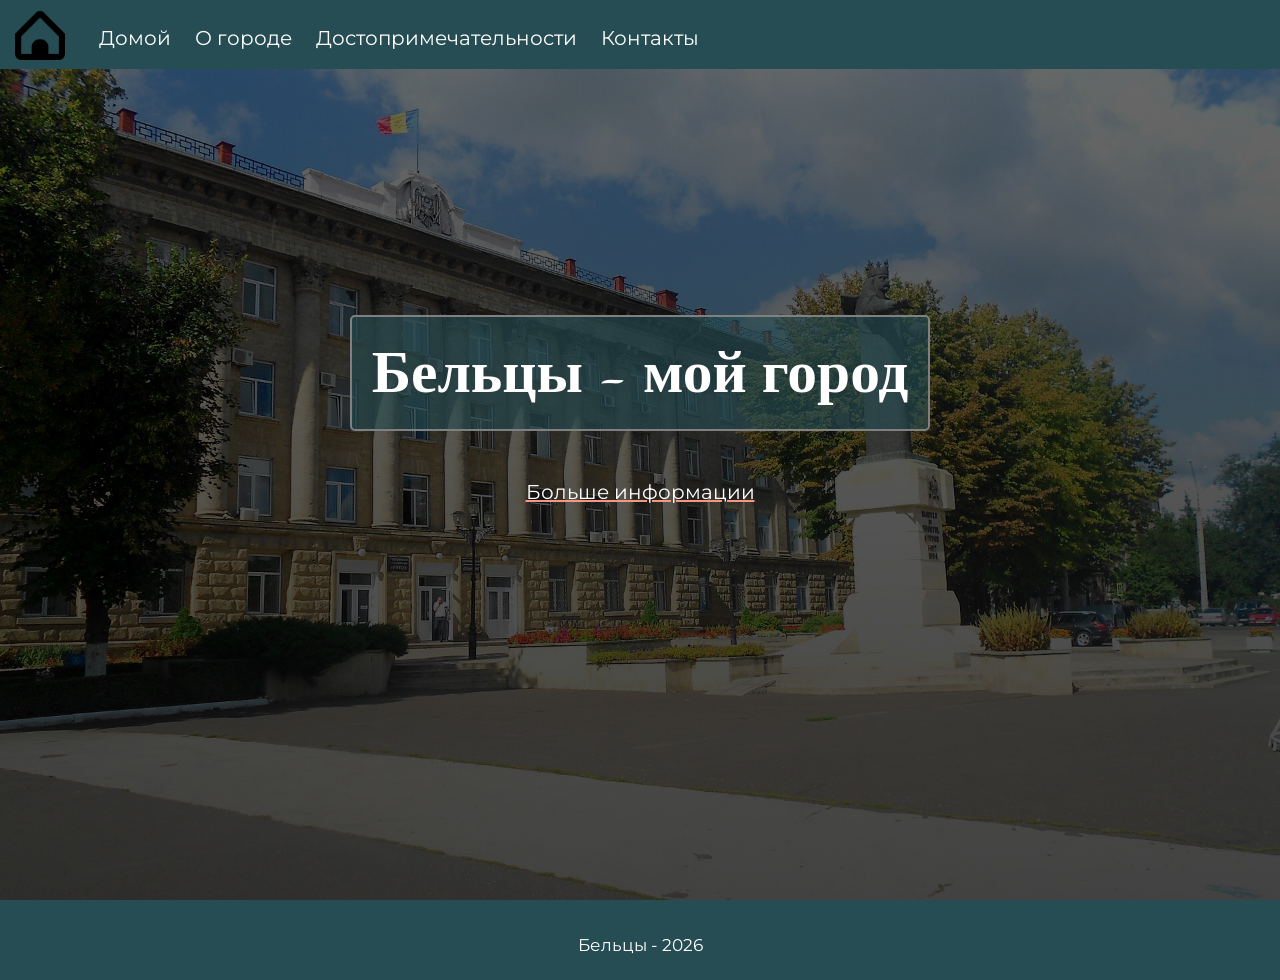
<file: cytebalti/index.html>
<!DOCTYPE html>
<html lang="en">
<head>
    <meta charset="UTF-8">
   <meta name="viewport" content="width=device-width, initial-scale=1.0">

<link rel="stylesheet" href="css/style.css">
<link rel="stylesheet" href="https://cdnjs.cloudflare.com/ajax/libs/font-awesome/6.1.1/css/all.min.css"/>
<link rel="icon" href="images/home.png">
<script src="js/script.js"></script>



    <title>Бельцы - мой город</title>
</head>
<body>

    <header>
        <img class="logo" src="images/home.png" alt="Логотип">
        <navbar> 
            <a href="index.html">Домой</a>
            <a href="pages/despre.html">О городе</a>
            <a href="pages/dostoprimechatel.html">Достопримечательности</a>
            <a href="pages/contacte.html">Контакты</a>
            
        </navbar>
        <i id="hamburger" onclick="mobileMenu()" class="fa-solid fa-bars"></i>
    </header>

    <main>
        <section id="index">
            
            <div class="index-info">
                
            <h1>Бельцы - мой город</h1>
            <br/>

            <a href="pages/index.html" class="link-index">Больше информации</a>

            </div>

        </section>

    </main>

    <footer>
        <span>Бельцы - 2026</span>
    </footer>
</body>
</html>
</file>
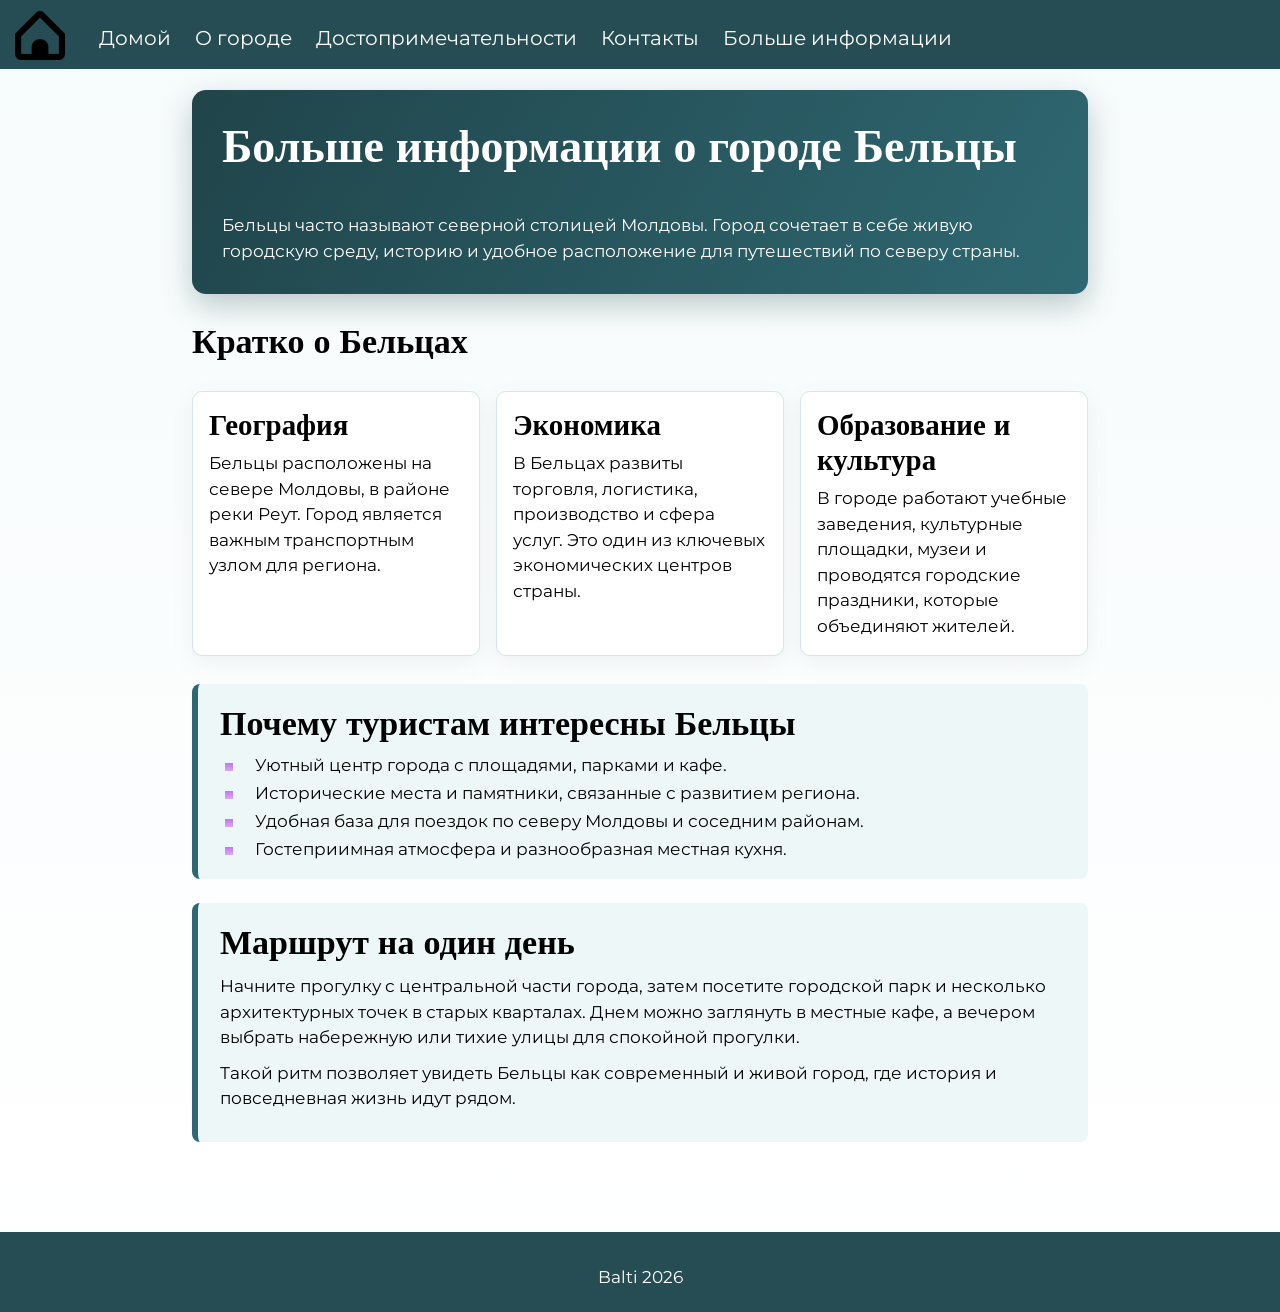
<file: cytebalti/pages/index.html>
<!DOCTYPE html>
<html lang="ru">
<head>
    <meta charset="UTF-8">
    <meta name="viewport" content="width=device-width, initial-scale=1.0">
    <link rel="stylesheet" href="../css/style.css">
    <link rel="stylesheet" href="https://cdnjs.cloudflare.com/ajax/libs/font-awesome/6.1.1/css/all.min.css"/>
    <link rel="icon" href="../images/home.png">
    <script src="../js/script.js"></script>
    <title>Бельцы - Больше информации</title>
</head>
<body>

    <header>
        <img class="logo" src="../images/home.png" alt="Логотип">
        <navbar>
            <a href="../index.html">Домой</a>
            <a href="../pages/despre.html">О городе</a>
            <a href="../pages/dostoprimechatel.html">Достопримечательности</a>
            <a href="../pages/contacte.html">Контакты</a>
            <a href="../pages/index.html">Больше информации</a>
        </navbar>
        <i id="hamburger" onclick="mobileMenu()" class="fa-solid fa-bars"></i>
    </header>

    <main>
        <section class="more-info">
            <div class="more-info-hero">
                <h1>Больше информации о городе Бельцы</h1>
                <p>
                    Бельцы часто называют северной столицей Молдовы. Город сочетает в себе
                    живую городскую среду, историю и удобное расположение для путешествий по северу страны.
                </p>
            </div>

            <h2>Кратко о Бельцах</h2>
            <div class="info-grid">
                <article class="info-card">
                    <h3>География</h3>
                    <p>
                        Бельцы расположены на севере Молдовы, в районе реки Реут.
                        Город является важным транспортным узлом для региона.
                    </p>
                </article>

                <article class="info-card">
                    <h3>Экономика</h3>
                    <p>
                        В Бельцах развиты торговля, логистика, производство и сфера услуг.
                        Это один из ключевых экономических центров страны.
                    </p>
                </article>

                <article class="info-card">
                    <h3>Образование и культура</h3>
                    <p>
                        В городе работают учебные заведения, культурные площадки, музеи
                        и проводятся городские праздники, которые объединяют жителей.
                    </p>
                </article>
            </div>

            <div class="info-block">
                <h2>Почему туристам интересны Бельцы</h2>
                <ul class="info-list">
                    <li>Уютный центр города с площадями, парками и кафе.</li>
                    <li>Исторические места и памятники, связанные с развитием региона.</li>
                    <li>Удобная база для поездок по северу Молдовы и соседним районам.</li>
                    <li>Гостеприимная атмосфера и разнообразная местная кухня.</li>
                </ul>
            </div>

            <div class="info-block">
                <h2>Маршрут на один день</h2>
                <p>
                    Начните прогулку с центральной части города, затем посетите городской парк и
                    несколько архитектурных точек в старых кварталах. Днем можно заглянуть в местные кафе,
                    а вечером выбрать набережную или тихие улицы для спокойной прогулки.
                </p>
                <p>
                    Такой ритм позволяет увидеть Бельцы как современный и живой город, где
                    история и повседневная жизнь идут рядом.
                </p>
            </div>
        </section>
    </main>

    <footer>
        <span>Balti 2026</span>
    </footer>
</body>
</html>
</file>
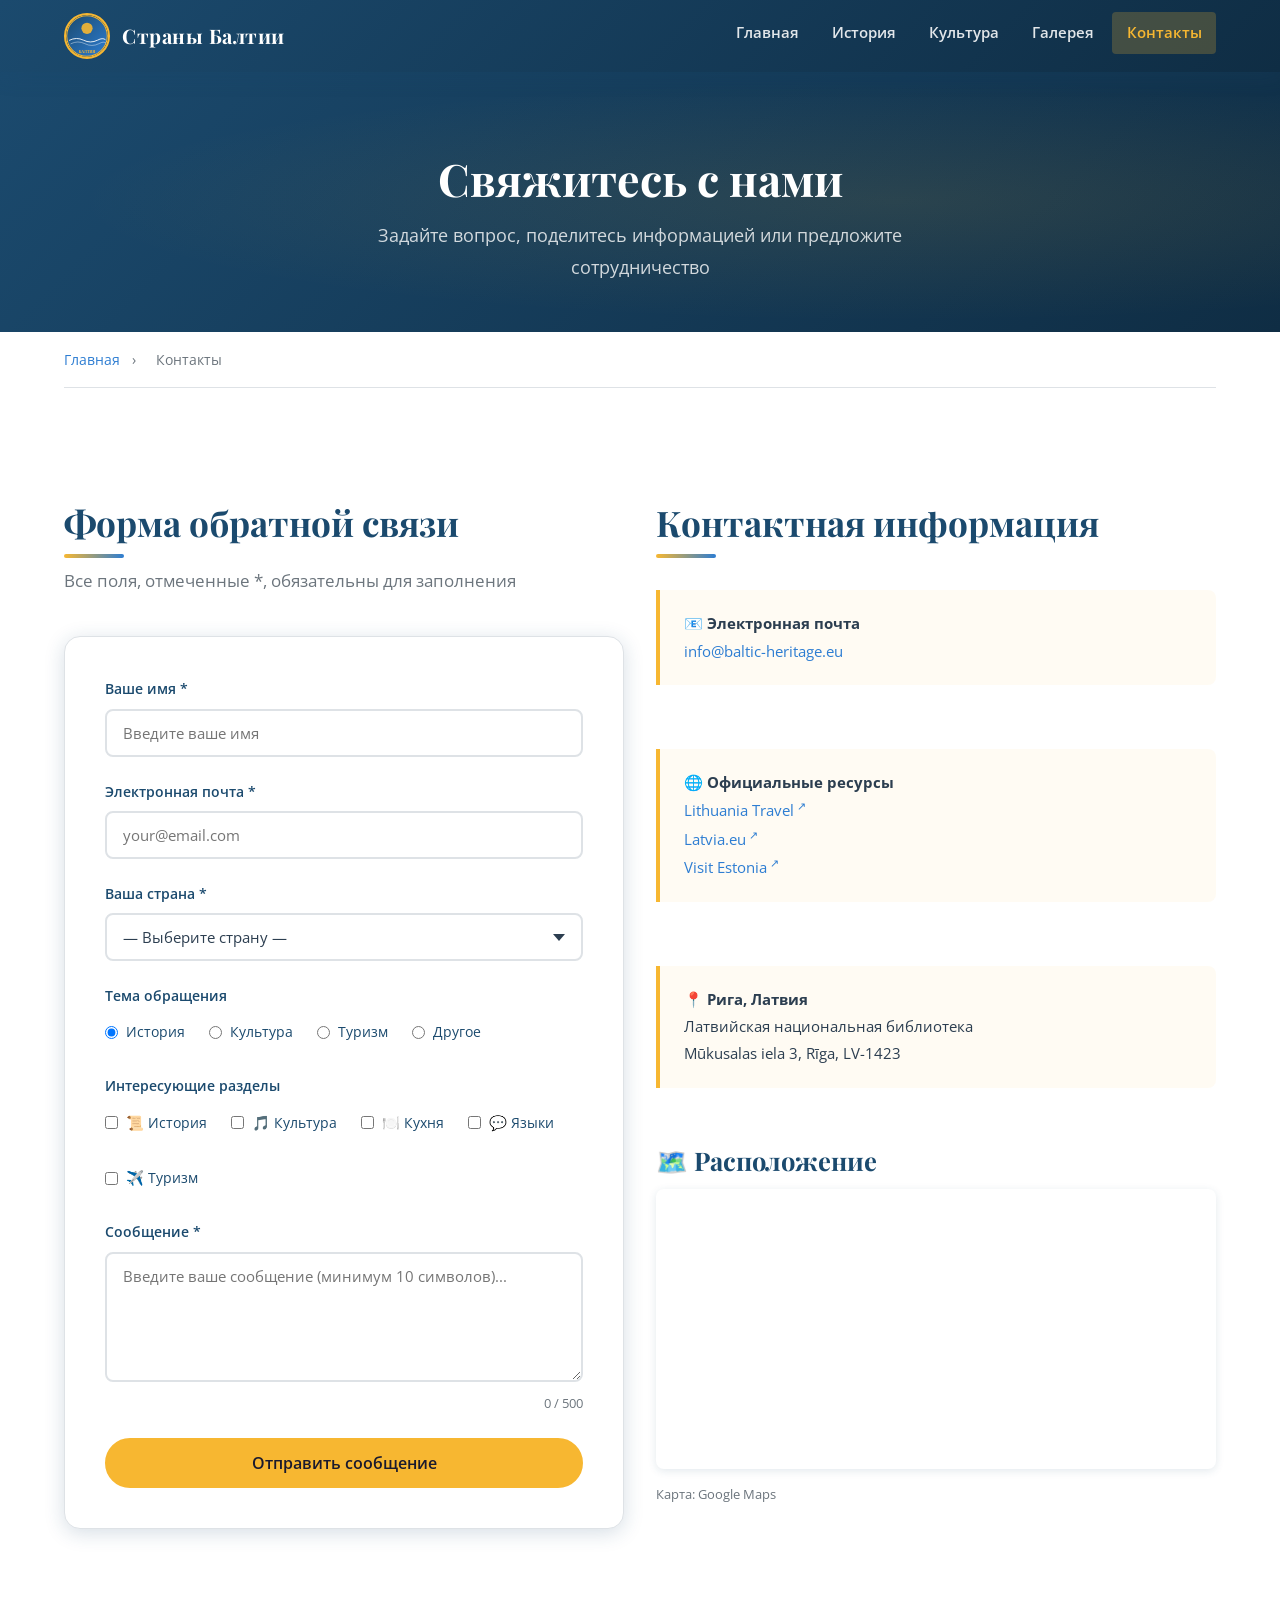
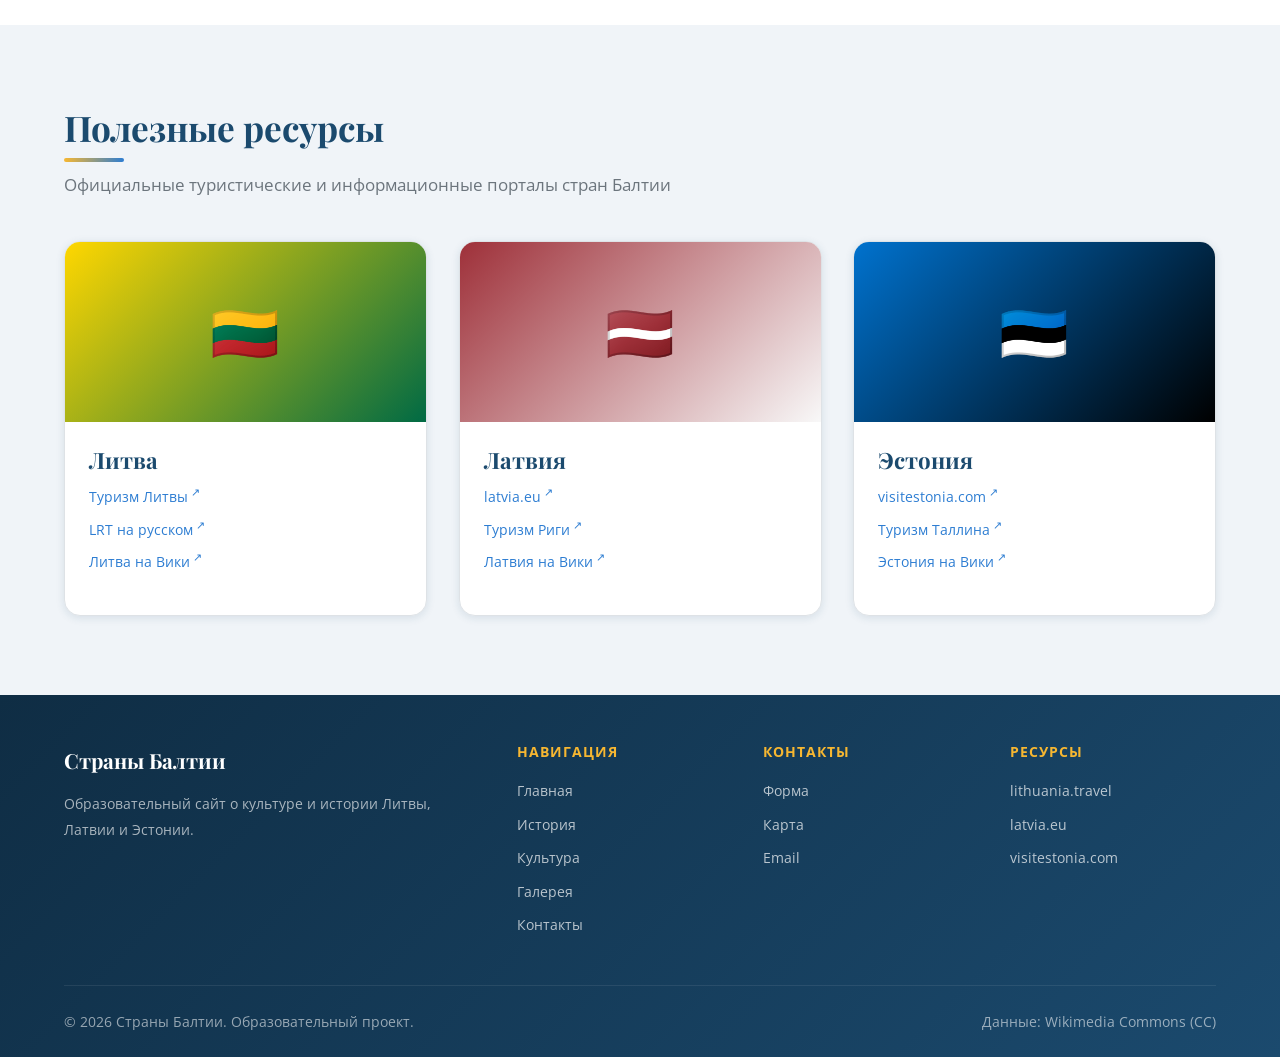
<file: contact.html>
<!DOCTYPE html>
<!--
  contact.html — Страница контактов и обратной связи
  Содержит: форму с 4+ полями, контактную информацию, карту, обработку данных на клиенте
-->
<html lang="ru">
<head>
    <meta charset="UTF-8">
    <!-- Viewport для адаптивного дизайна -->
    <meta name="viewport" content="width=device-width, initial-scale=1.0">
    <meta name="description" content="Свяжитесь с нами: задайте вопрос о культуре и истории Балтии, предложите сотрудничество или оставьте отзыв.">
    <meta name="keywords" content="контакты, обратная связь, вопросы о Балтии">
    <meta name="author" content="Baltic Heritage Project">
    <title>Контакты — Страны Балтии</title>

    <!-- Стили -->
    <link rel="stylesheet" href="styles/main.css">
    <link rel="stylesheet" href="styles/responsive.css">
    <link rel="stylesheet" href="styles/animations.css">

    <!-- Иконка -->
    <link rel="icon" href="images/logo.svg" type="image/svg+xml">
</head>
<body>

<!-- Прогресс-бар прокрутки -->
<div id="scroll-progress" aria-hidden="true"></div>

<!-- ===== ШАПКА ===== -->
<header class="site-header" role="banner">
    <div class="header-inner">
        <a href="index.html" class="logo-wrap" aria-label="Главная страница">
            <img src="images/logo.svg" alt="Логотип Страны Балтии" width="46" height="46">
            <span>Страны Балтии</span>
        </a>
        <nav aria-label="Главное меню">
            <ul class="site-nav" id="main-nav" role="list">
                <li><a href="index.html">Главная</a></li>
                <li><a href="history.html">История</a></li>
                <li><a href="culture.html">Культура</a></li>
                <li><a href="gallery.html">Галерея</a></li>
                <li><a href="contact.html" class="active">Контакты</a></li>
            </ul>
        </nav>
        <button class="nav-toggle" id="nav-toggle"
                aria-label="Открыть меню" aria-expanded="false" aria-controls="main-nav">
            <span></span><span></span><span></span>
        </button>
    </div>
</header>

<!-- ===== КОНТЕНТ ===== -->
<main id="main-content">

    <!-- Герой страницы -->
    <div class="page-hero">
        <div class="container">
            <h1>Свяжитесь с нами</h1>
            <p>Задайте вопрос, поделитесь информацией или предложите сотрудничество</p>
        </div>
    </div>

    <!-- Хлебные крошки -->
    <div class="container">
        <nav class="breadcrumb" aria-label="Хлебные крошки">
            <a href="index.html">Главная</a>
            <span aria-hidden="true">›</span>
            <span aria-current="page">Контакты</span>
        </nav>
    </div>

    <!-- ===== Основная секция ===== -->
    <section id="contact-section" aria-labelledby="contact-heading">
        <div class="container">

            <div class="grid-2">

                <!-- ===== Форма обратной связи ===== -->
                <div>
                    <h2 class="section-title" id="contact-heading">Форма обратной связи</h2>
                    <p class="section-subtitle">Все поля, отмеченные *, обязательны для заполнения</p>

                    <!--
                      Форма содержит:
                      1. text     — имя
                      2. email    — электронная почта
                      3. select   — выбор страны
                      4. radio    — тема обращения
                      5. checkbox — интересующие разделы
                      6. textarea — сообщение
                      Обработка: client-side через form-handler.js
                    -->
                    <form id="contact-form"
                          class="contact-form"
                          novalidate
                          aria-label="Форма обратной связи">

                        <!-- 1. Поле: Имя (text) -->
                        <div class="form-group">
                            <label for="cf-name">Ваше имя *</label>
                            <input type="text"
                                   id="cf-name"
                                   name="cf-name"
                                   class="form-control"
                                   placeholder="Введите ваше имя"
                                   autocomplete="name"
                                   aria-required="true"
                                   aria-describedby="cf-name-error">
                            <span class="form-error" id="cf-name-error" role="alert"></span>
                        </div>

                        <!-- 2. Поле: Email -->
                        <div class="form-group">
                            <label for="cf-email">Электронная почта *</label>
                            <input type="email"
                                   id="cf-email"
                                   name="cf-email"
                                   class="form-control"
                                   placeholder="your@email.com"
                                   autocomplete="email"
                                   aria-required="true"
                                   aria-describedby="cf-email-error">
                            <span class="form-error" id="cf-email-error" role="alert"></span>
                        </div>

                        <!-- 3. Поле: Страна (select) -->
                        <div class="form-group">
                            <label for="cf-country">Ваша страна *</label>
                            <select id="cf-country"
                                    name="cf-country"
                                    class="form-control"
                                    aria-required="true"
                                    aria-describedby="cf-country-error">
                                <option value="">— Выберите страну —</option>
                                <optgroup label="Страны Балтии">
                                    <option value="lt">🇱🇹 Литва</option>
                                    <option value="lv">🇱🇻 Латвия</option>
                                    <option value="ee">🇪🇪 Эстония</option>
                                </optgroup>
                                <optgroup label="Другие страны">
                                    <option value="ru">🇷🇺 Россия</option>
                                    <option value="by">🇧🇾 Беларусь</option>
                                    <option value="pl">🇵🇱 Польша</option>
                                    <option value="fi">🇫🇮 Финляндия</option>
                                    <option value="se">🇸🇪 Швеция</option>
                                    <option value="de">🇩🇪 Германия</option>
                                    <option value="ua">🇺🇦 Украина</option>
                                    <option value="other">🌍 Другая</option>
                                </optgroup>
                            </select>
                            <span class="form-error" id="cf-country-error" role="alert"></span>
                        </div>

                        <!-- 4. Поле: Тема (radio) -->
                        <div class="form-group">
                            <fieldset style="border:none; padding:0; margin:0;">
                                <legend style="font-weight:600; font-size:0.9rem; color:var(--color-primary); margin-bottom:0.45rem;">
                                    Тема обращения
                                </legend>
                                <div class="radio-group">
                                    <label>
                                        <input type="radio" name="cf-topic" value="history" checked>
                                        История
                                    </label>
                                    <label>
                                        <input type="radio" name="cf-topic" value="culture">
                                        Культура
                                    </label>
                                    <label>
                                        <input type="radio" name="cf-topic" value="tourism">
                                        Туризм
                                    </label>
                                    <label>
                                        <input type="radio" name="cf-topic" value="other-topic">
                                        Другое
                                    </label>
                                </div>
                            </fieldset>
                        </div>

                        <!-- 5. Поле: Интересующие разделы (checkbox) -->
                        <div class="form-group">
                            <fieldset style="border:none; padding:0; margin:0;">
                                <legend style="font-weight:600; font-size:0.9rem; color:var(--color-primary); margin-bottom:0.45rem;">
                                    Интересующие разделы
                                </legend>
                                <div class="checkbox-group">
                                    <label>
                                        <input type="checkbox" name="cf-subject" value="history">
                                        📜 История
                                    </label>
                                    <label>
                                        <input type="checkbox" name="cf-subject" value="culture">
                                        🎵 Культура
                                    </label>
                                    <label>
                                        <input type="checkbox" name="cf-subject" value="cuisine">
                                        🍽️ Кухня
                                    </label>
                                    <label>
                                        <input type="checkbox" name="cf-subject" value="language">
                                        💬 Языки
                                    </label>
                                    <label>
                                        <input type="checkbox" name="cf-subject" value="tourism">
                                        ✈️ Туризм
                                    </label>
                                </div>
                            </fieldset>
                        </div>

                        <!-- 6. Поле: Сообщение (textarea) -->
                        <div class="form-group">
                            <label for="cf-message">Сообщение *</label>
                            <textarea id="cf-message"
                                      name="cf-message"
                                      class="form-control"
                                      rows="5"
                                      placeholder="Введите ваше сообщение (минимум 10 символов)..."
                                      maxlength="500"
                                      aria-required="true"
                                      aria-describedby="cf-message-error char-counter"></textarea>
                            <span class="form-error" id="cf-message-error" role="alert"></span>
                            <div class="char-counter" id="char-counter" aria-live="polite">0 / 500</div>
                        </div>

                        <!-- Кнопка отправки -->
                        <button type="submit" class="btn btn-primary" style="width:100%; font-size:1rem;">
                            Отправить сообщение
                        </button>

                    </form>

                    <!-- Результат обработки формы (динамически генерируется form-handler.js) -->
                    <div id="submitted-data" aria-live="polite" style="margin-top:1rem;"></div>

                </div>

                <!-- ===== Контактная информация ===== -->
                <div>
                    <h2 class="section-title">Контактная информация</h2>

                    <!-- Карточки контактов -->
                    <div style="display:flex; flex-direction:column; gap:1rem; margin-bottom:2rem;">

                        <div class="info-box">
                            <p>
                                <strong>📧 Электронная почта</strong><br>
                                <a href="mailto:info@baltic-heritage.eu">info@baltic-heritage.eu</a>
                            </p>
                        </div>

                        <div class="info-box">
                            <p>
                                <strong>🌐 Официальные ресурсы</strong><br>
                                <a href="https://www.lithuania.travel" target="_blank" rel="noopener"
                                   class="external-link">Lithuania Travel</a><br>
                                <a href="https://www.latvia.eu"        target="_blank" rel="noopener"
                                   class="external-link">Latvia.eu</a><br>
                                <a href="https://www.visitestonia.com"  target="_blank" rel="noopener"
                                   class="external-link">Visit Estonia</a>
                            </p>
                        </div>

                        <div class="info-box">
                            <p>
                                <strong>📍 Рига, Латвия</strong><br>
                                Латвийская национальная библиотека<br>
                                Mūkusalas iela 3, Rīga, LV-1423
                            </p>
                        </div>
                    </div>

                    <!-- Карта с якорем -->
                    <div id="map" class="anchor-target">
                        <h3>🗺️ Расположение</h3>
                        <!--
                          Встроенная карта Google Maps.
                          Показывает центральный Балтийский регион.
                        -->
                        <iframe
                            src="https://www.google.com/maps/embed?pb=!1m14!1m12!1m3!1d1874000!2d24.5!3d57.0!2m3!1f0!2f0!3f0!3m2!1i1024!2i768!4f13.1!5e0!3m2!1sru!2slv!4v1700000000000!5m2!1sru!2slv"
                            style="width:100%; height:280px; border:none; border-radius:var(--radius-md); box-shadow:var(--shadow-sm);"
                            allowfullscreen
                            loading="lazy"
                            referrerpolicy="no-referrer-when-downgrade"
                            title="Карта Балтийского региона"
                            aria-label="Карта расположения стран Балтии">
                        </iframe>
                        <p class="text-muted" style="font-size:0.82rem; margin-top:0.4rem;">
                            Карта: Google Maps
                        </p>
                    </div>

                </div>
            </div>

        </div>
    </section>

    <!-- ===== Ссылки на внешние ресурсы ===== -->
    <section aria-labelledby="resources-heading">
        <div class="container">
            <h2 class="section-title" id="resources-heading">Полезные ресурсы</h2>
            <p class="section-subtitle">Официальные туристические и информационные порталы стран Балтии</p>

            <div class="countries-grid">
                <article class="country-card hover-lift">
                    <div class="country-card-img" style="background:linear-gradient(135deg,#FFD700,#006A44);">
                        <span style="font-size:3.5rem;">🇱🇹</span>
                    </div>
                    <div class="flag-stripe flag-lt"></div>
                    <div class="country-card-body">
                        <h3>Литва</h3>
                        <ul style="list-style:none; padding:0; font-size:0.9rem;">
                            <li><a href="https://www.lithuania.travel" target="_blank" rel="noopener" class="external-link">Туризм Литвы</a></li>
                            <li><a href="https://www.lrt.lt/ru" target="_blank" rel="noopener" class="external-link">LRT на русском</a></li>
                            <li><a href="https://ru.wikipedia.org/wiki/Литва" target="_blank" rel="noopener" class="external-link">Литва на Вики</a></li>
                        </ul>
                    </div>
                </article>

                <article class="country-card hover-lift">
                    <div class="country-card-img" style="background:linear-gradient(135deg,#9E3039,#f8f8f8);">
                        <span style="font-size:3.5rem;">🇱🇻</span>
                    </div>
                    <div class="flag-stripe flag-lv"></div>
                    <div class="country-card-body">
                        <h3>Латвия</h3>
                        <ul style="list-style:none; padding:0; font-size:0.9rem;">
                            <li><a href="https://www.latvia.eu" target="_blank" rel="noopener" class="external-link">latvia.eu</a></li>
                            <li><a href="https://www.liveriga.com" target="_blank" rel="noopener" class="external-link">Туризм Риги</a></li>
                            <li><a href="https://ru.wikipedia.org/wiki/Латвия" target="_blank" rel="noopener" class="external-link">Латвия на Вики</a></li>
                        </ul>
                    </div>
                </article>

                <article class="country-card hover-lift">
                    <div class="country-card-img" style="background:linear-gradient(135deg,#0072CE,#000);">
                        <span style="font-size:3.5rem;">🇪🇪</span>
                    </div>
                    <div class="flag-stripe flag-ee"></div>
                    <div class="country-card-body">
                        <h3>Эстония</h3>
                        <ul style="list-style:none; padding:0; font-size:0.9rem;">
                            <li><a href="https://www.visitestonia.com" target="_blank" rel="noopener" class="external-link">visitestonia.com</a></li>
                            <li><a href="https://www.visittallinn.ee" target="_blank" rel="noopener" class="external-link">Туризм Таллина</a></li>
                            <li><a href="https://ru.wikipedia.org/wiki/Эстония" target="_blank" rel="noopener" class="external-link">Эстония на Вики</a></li>
                        </ul>
                    </div>
                </article>
            </div>
        </div>
    </section>

</main>

<!-- ===== ПОДВАЛ ===== -->
<footer class="site-footer" role="contentinfo">
    <div class="container">
        <div class="footer-grid">
            <div class="footer-brand">
                <div class="footer-logo-text">Страны Балтии</div>
                <p>Образовательный сайт о культуре и истории Литвы, Латвии и Эстонии.</p>
            </div>
            <div class="footer-col">
                <h4>Навигация</h4>
                <ul>
                    <li><a href="index.html">Главная</a></li>
                    <li><a href="history.html">История</a></li>
                    <li><a href="culture.html">Культура</a></li>
                    <li><a href="gallery.html">Галерея</a></li>
                    <li><a href="contact.html">Контакты</a></li>
                </ul>
            </div>
            <div class="footer-col">
                <h4>Контакты</h4>
                <ul>
                    <li><a href="#contact-section">Форма</a></li>
                    <li><a href="#map">Карта</a></li>
                    <li><a href="mailto:info@baltic-heritage.eu">Email</a></li>
                </ul>
            </div>
            <div class="footer-col">
                <h4>Ресурсы</h4>
                <ul>
                    <li><a href="https://www.lithuania.travel" target="_blank" rel="noopener">lithuania.travel</a></li>
                    <li><a href="https://www.latvia.eu" target="_blank" rel="noopener">latvia.eu</a></li>
                    <li><a href="https://www.visitestonia.com" target="_blank" rel="noopener">visitestonia.com</a></li>
                </ul>
            </div>
        </div>
        <div class="footer-bottom">
            <span>© <span id="footer-year">2024</span> Страны Балтии. Образовательный проект.</span>
            <span>Данные: Wikimedia Commons (CC)</span>
        </div>
    </div>
</footer>

<!-- Скрипты -->
<script src="scripts/main.js"></script>
<script src="scripts/form-handler.js"></script>
<script src="scripts/interactive.js"></script>
</body>
</html>
</file>
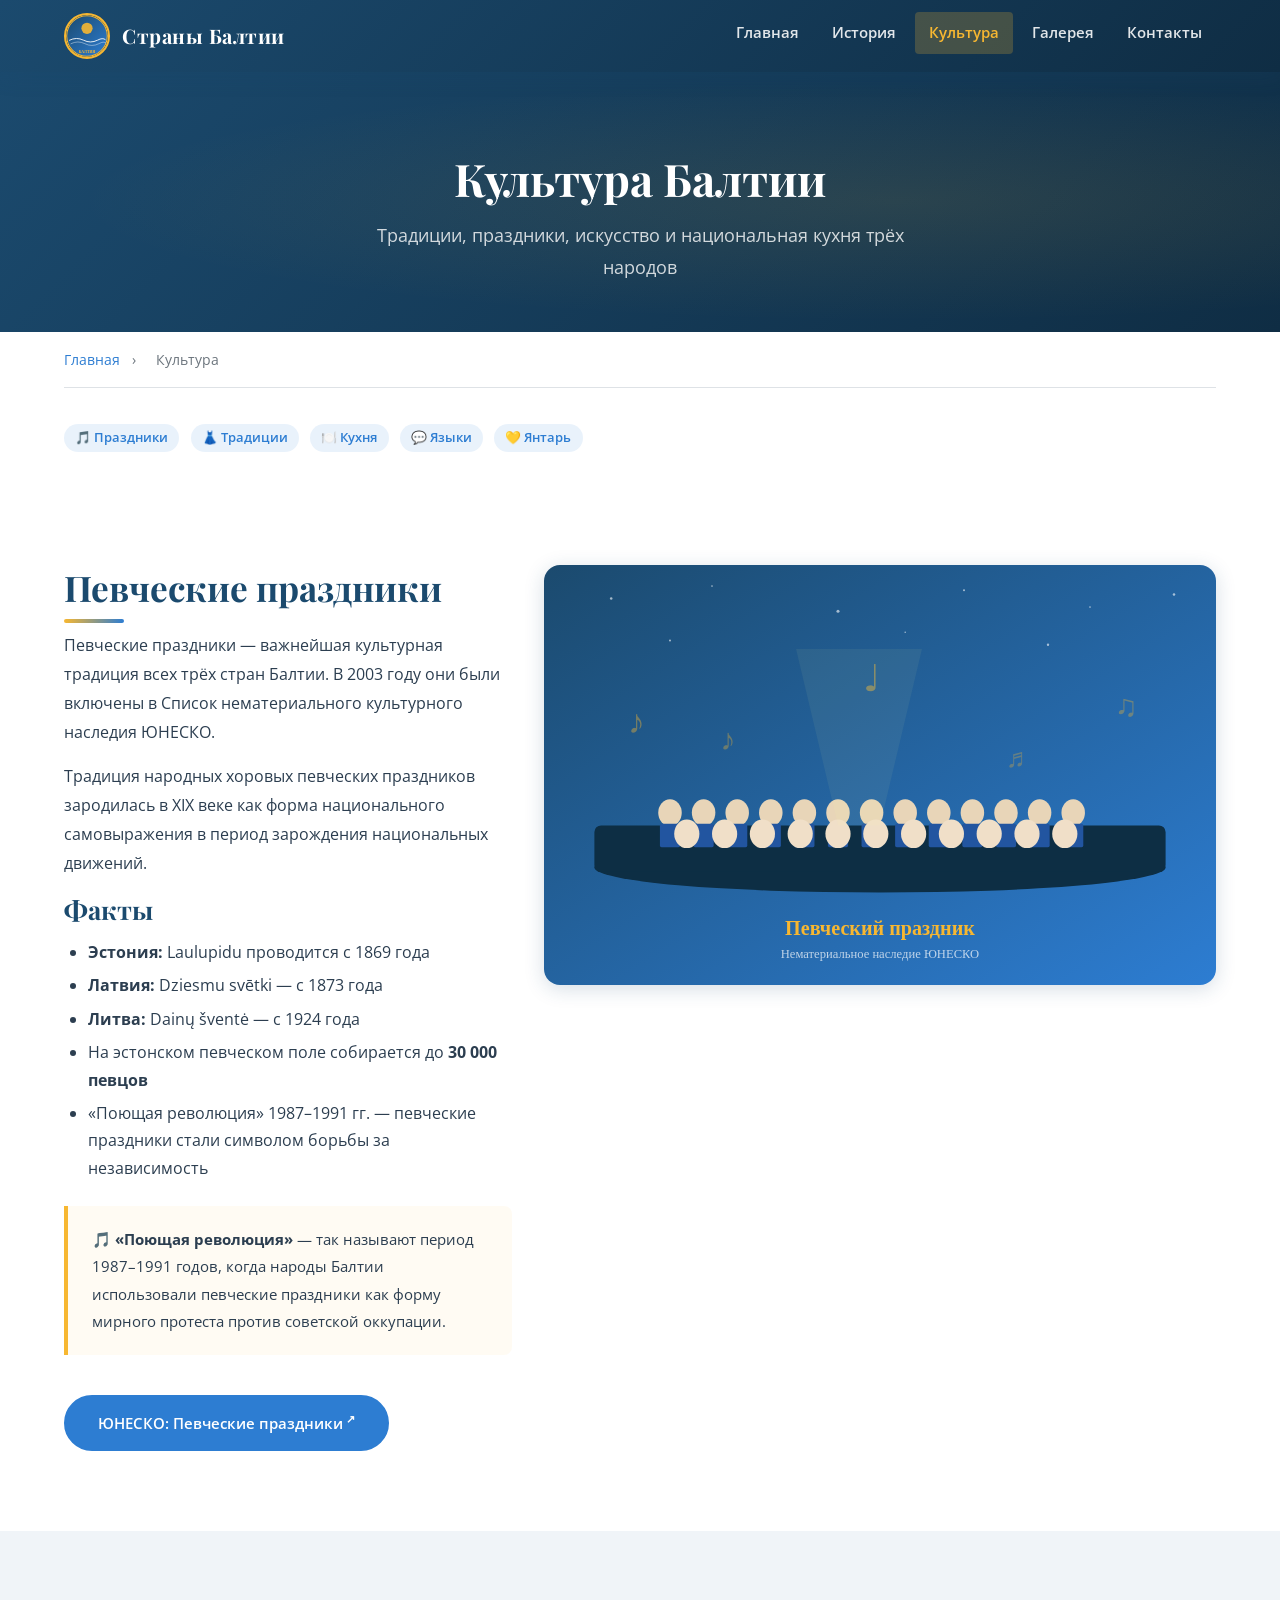
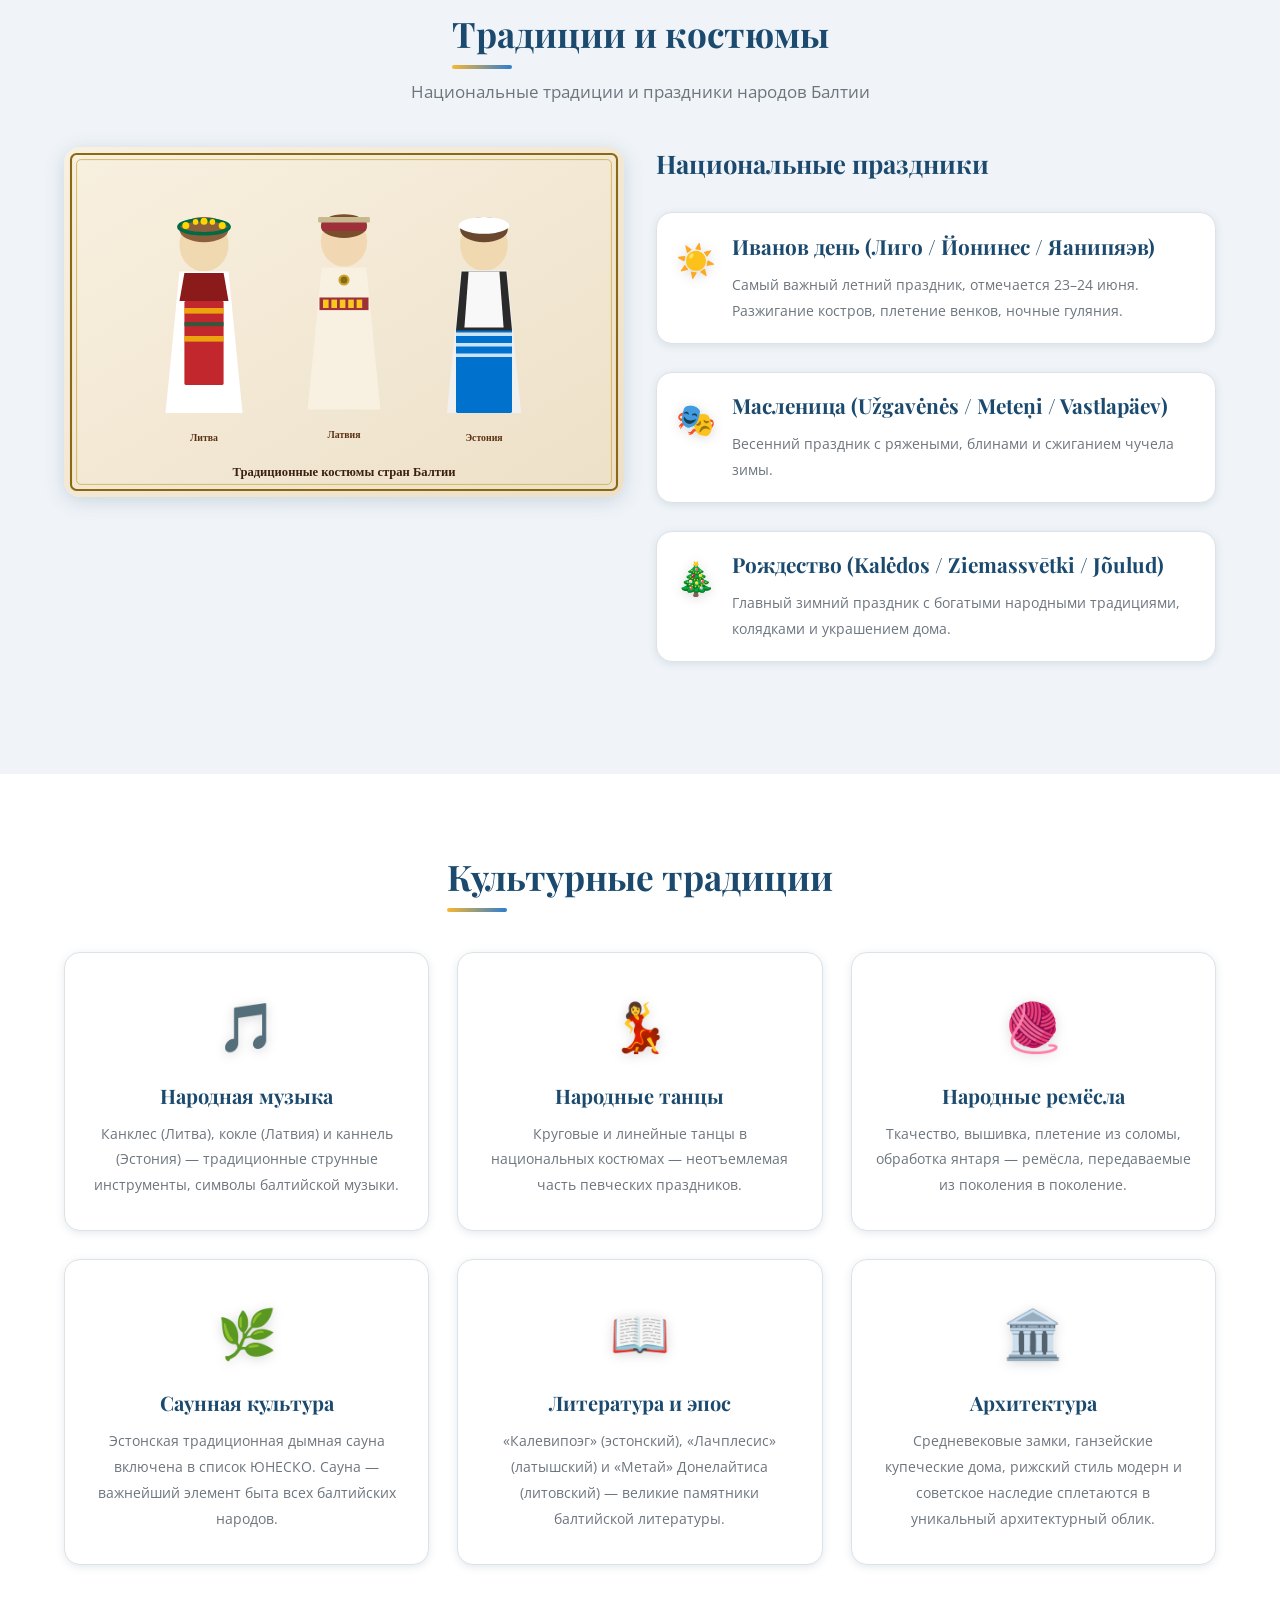
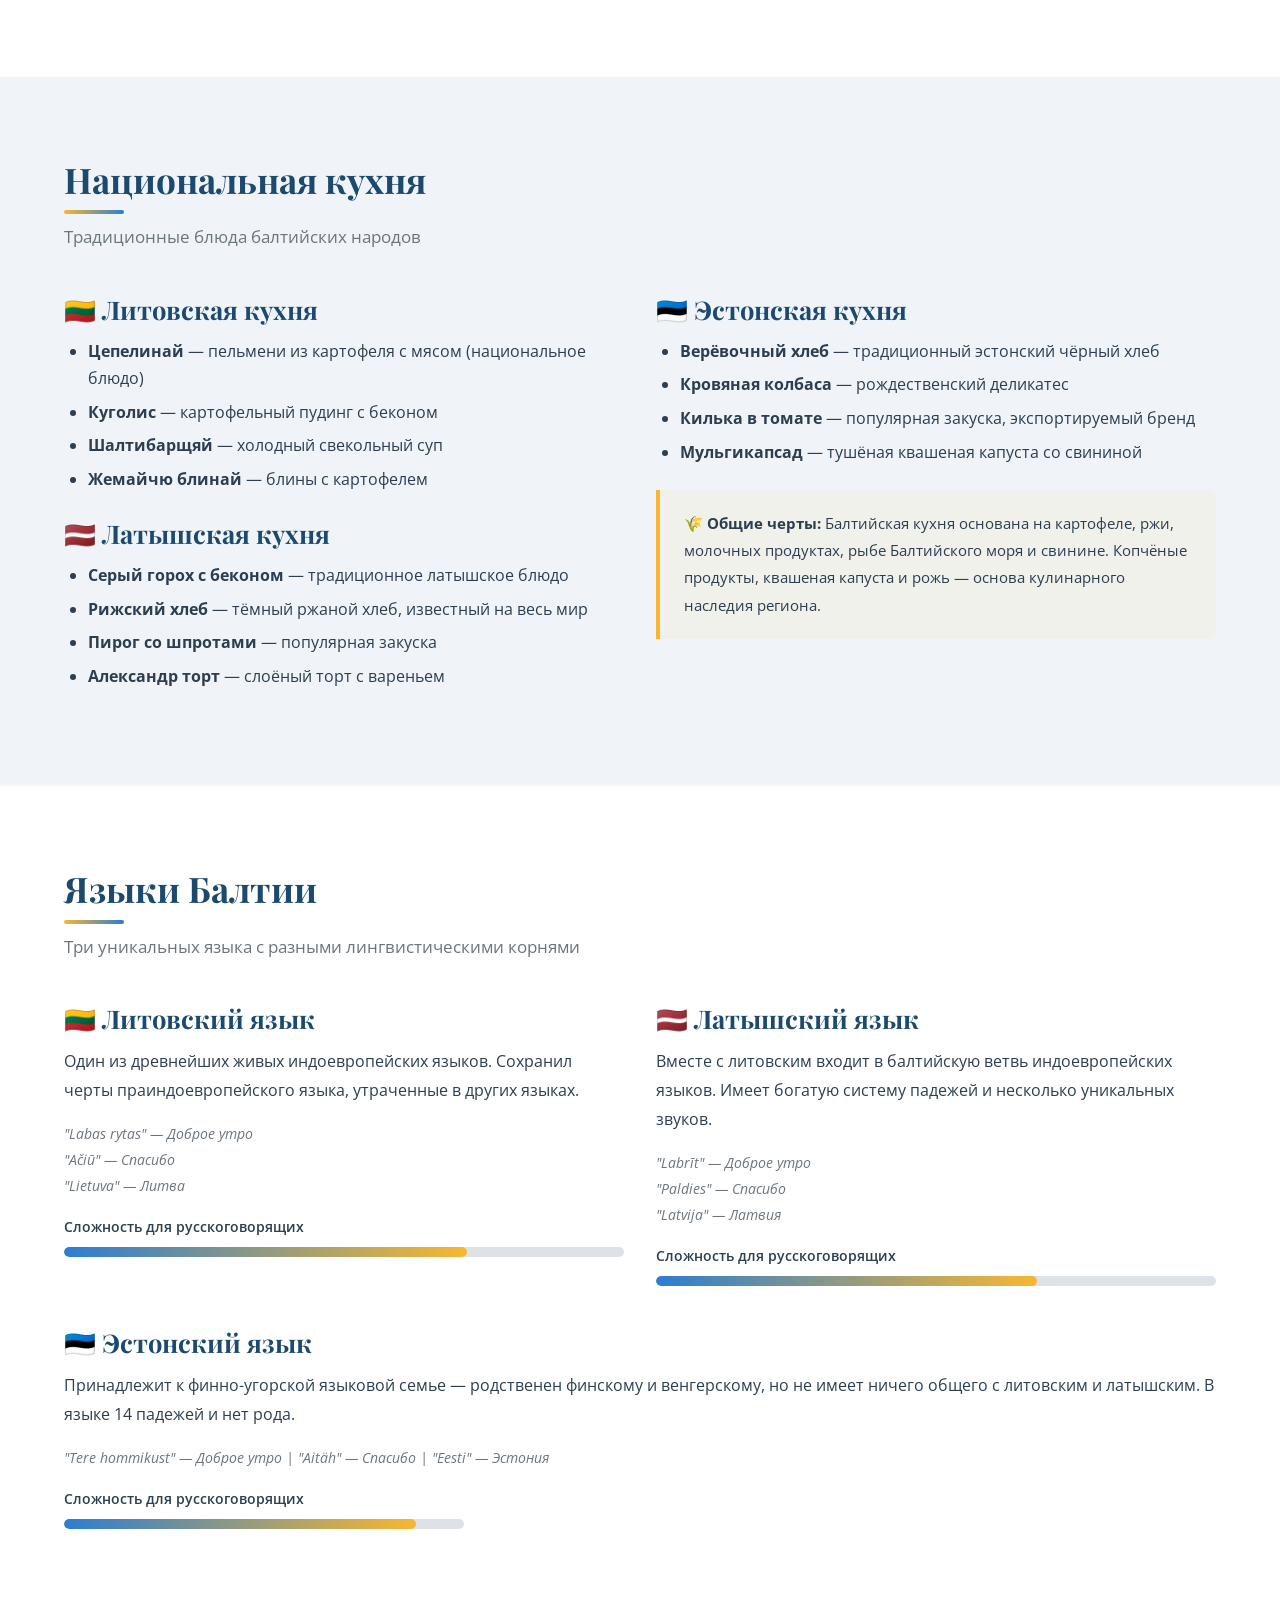
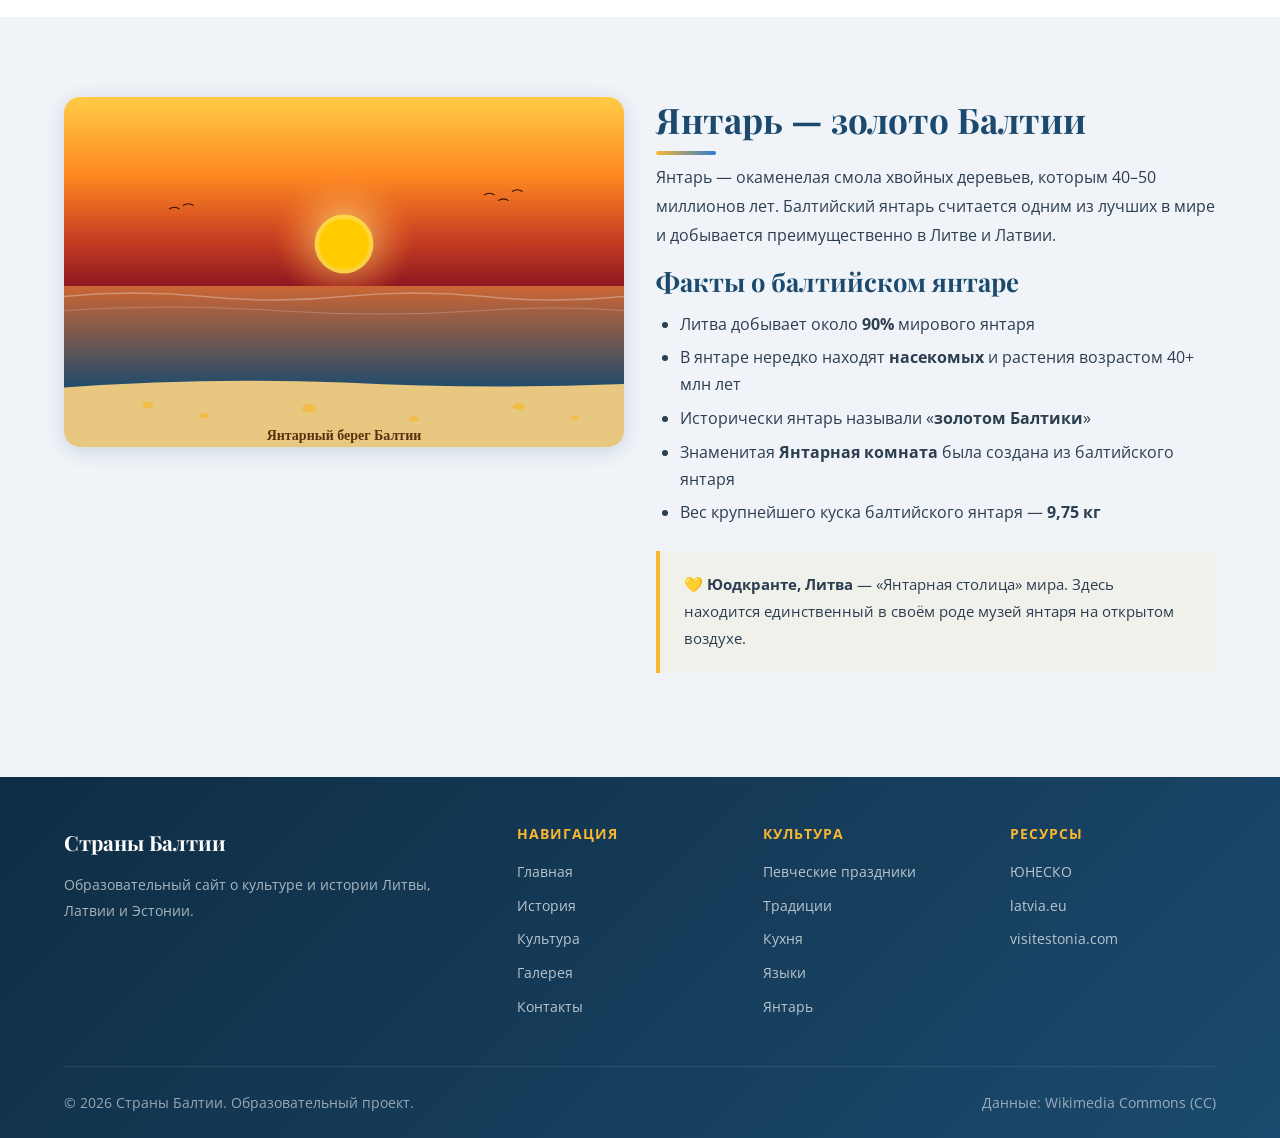
<file: culture.html>
<!DOCTYPE html>
<!--
  culture.html — Культура и традиции народов Балтии
  Содержит: традиции, праздники, кухня, музыка, одежда, прогресс-бары
-->
<html lang="ru">
<head>
    <meta charset="UTF-8">
    <!-- Viewport для адаптивного дизайна -->
    <meta name="viewport" content="width=device-width, initial-scale=1.0">
    <meta name="description" content="Культура и традиции Балтии: певческие праздники, национальная кухня, традиционные костюмы, фольклор Литвы, Латвии и Эстонии.">
    <meta name="keywords" content="культура Балтии, традиции, певческий праздник, кухня, костюмы, фольклор">
    <meta name="author" content="Baltic Heritage Project">
    <title>Культура — Страны Балтии</title>

    <!-- Стили -->
    <link rel="stylesheet" href="styles/main.css">
    <link rel="stylesheet" href="styles/responsive.css">
    <link rel="stylesheet" href="styles/animations.css">

    <!-- Иконка -->
    <link rel="icon" href="images/logo.svg" type="image/svg+xml">
</head>
<body>

<!-- Прогресс-бар прокрутки -->
<div id="scroll-progress" aria-hidden="true"></div>

<!-- ===== ШАПКА ===== -->
<header class="site-header" role="banner">
    <div class="header-inner">
        <a href="index.html" class="logo-wrap" aria-label="Главная страница">
            <img src="images/logo.svg" alt="Логотип Страны Балтии" width="46" height="46">
            <span>Страны Балтии</span>
        </a>
        <nav aria-label="Главное меню">
            <ul class="site-nav" id="main-nav" role="list">
                <li><a href="index.html">Главная</a></li>
                <li><a href="history.html">История</a></li>
                <li><a href="culture.html" class="active">Культура</a></li>
                <li><a href="gallery.html">Галерея</a></li>
                <li><a href="contact.html">Контакты</a></li>
            </ul>
        </nav>
        <button class="nav-toggle" id="nav-toggle"
                aria-label="Открыть меню" aria-expanded="false" aria-controls="main-nav">
            <span></span><span></span><span></span>
        </button>
    </div>
</header>

<!-- ===== КОНТЕНТ ===== -->
<main id="main-content">

    <!-- Герой страницы -->
    <div class="page-hero">
        <div class="container">
            <h1>Культура Балтии</h1>
            <p>Традиции, праздники, искусство и национальная кухня трёх народов</p>
        </div>
    </div>

    <!-- Хлебные крошки (внутренние якорные ссылки) -->
    <div class="container">
        <nav class="breadcrumb" aria-label="Хлебные крошки">
            <a href="index.html">Главная</a>
            <span aria-hidden="true">›</span>
            <span aria-current="page">Культура</span>
        </nav>

        <!-- Быстрая навигация по разделам страницы (якоря) -->
        <nav aria-label="Разделы страницы" style="margin-bottom:1.5rem;">
            <ul style="list-style:none; padding:0; display:flex; flex-wrap:wrap; gap:0.5rem;">
                <li><a href="#festivals"  class="tag hover-underline">🎵 Праздники</a></li>
                <li><a href="#traditions" class="tag hover-underline">👗 Традиции</a></li>
                <li><a href="#cuisine"    class="tag hover-underline">🍽️ Кухня</a></li>
                <li><a href="#languages"  class="tag hover-underline">💬 Языки</a></li>
                <li><a href="#amber"      class="tag hover-underline">💛 Янтарь</a></li>
            </ul>
        </nav>
    </div>

    <!-- ===== Певческие праздники ===== -->
    <section id="festivals" aria-labelledby="festivals-heading" class="anchor-target">
        <div class="container">
            <div class="grid-2-3">
                <div>
                    <h2 class="section-title" id="festivals-heading">Певческие праздники</h2>
                    <p>Певческие праздники — важнейшая культурная традиция всех трёх стран Балтии.
                       В 2003 году они были включены в Список нематериального культурного наследия ЮНЕСКО.</p>
                    <p>Традиция народных хоровых певческих праздников зародилась в XIX веке
                       как форма национального самовыражения в период зарождения национальных движений.</p>

                    <h3>Факты</h3>
                    <ul>
                        <li><strong>Эстония:</strong> Laulupidu проводится с 1869 года</li>
                        <li><strong>Латвия:</strong> Dziesmu svētki — с 1873 года</li>
                        <li><strong>Литва:</strong> Dainų šventė — с 1924 года</li>
                        <li>На эстонском певческом поле собирается до <strong>30 000 певцов</strong></li>
                        <li>«Поющая революция» 1987–1991 гг. — певческие праздники стали символом борьбы за независимость</li>
                    </ul>

                    <div class="info-box">
                        <p>🎵 <strong>«Поющая революция»</strong> — так называют период 1987–1991 годов,
                           когда народы Балтии использовали певческие праздники как форму мирного
                           протеста против советской оккупации.</p>
                    </div>

                    <!-- Внешняя ссылка на ЮНЕСКО -->
                    <a href="https://ich.unesco.org/en/RL/baltic-song-and-dance-celebrations-00087"
                       target="_blank" rel="noopener noreferrer"
                       class="btn btn-secondary external-link mt-2">ЮНЕСКО: Певческие праздники</a>
                </div>
                <div class="reveal">
                    <img src="images/singing-festival.svg"
                         alt="Стилизованная иллюстрация певческого праздника с тысячами хористов на сцене под открытым небом"
                         style="border-radius:var(--radius-lg); box-shadow:var(--shadow-md); width:100%;">
                </div>
            </div>
        </div>
    </section>

    <!-- ===== Традиции и костюмы ===== -->
    <section id="traditions" aria-labelledby="traditions-heading" class="anchor-target">
        <div class="container">
            <div class="text-center mb-3">
                <h2 class="section-title" id="traditions-heading">Традиции и костюмы</h2>
                <p class="section-subtitle">Национальные традиции и праздники народов Балтии</p>
            </div>

            <div class="grid-2">
                <div class="reveal">
                    <img src="images/costumes.svg"
                         alt="Традиционные национальные костюмы Литвы, Латвии и Эстонии — стилизованные иллюстрации фигур в народной одежде"
                         style="border-radius:var(--radius-lg); box-shadow:var(--shadow-md); width:100%;">
                </div>
                <div>
                    <h3>Национальные праздники</h3>
                    <div class="culture-grid" style="grid-template-columns: 1fr;">
                        <!-- Карточки праздников -->
                        <article class="culture-card" style="text-align:left; display:flex; gap:1rem; align-items:flex-start; padding:1.2rem;">
                            <span class="culture-icon" style="font-size:2rem; flex-shrink:0;">☀️</span>
                            <div>
                                <h4>Иванов день (Лиго / Йонинес / Яанипяэв)</h4>
                                <p>Самый важный летний праздник, отмечается 23–24 июня.
                                   Разжигание костров, плетение венков, ночные гуляния.</p>
                            </div>
                        </article>
                        <article class="culture-card" style="text-align:left; display:flex; gap:1rem; align-items:flex-start; padding:1.2rem;">
                            <span class="culture-icon" style="font-size:2rem; flex-shrink:0;">🎭</span>
                            <div>
                                <h4>Масленица (Užgavėnės / Meteņi / Vastlapäev)</h4>
                                <p>Весенний праздник с ряжеными, блинами и сжиганием чучела зимы.</p>
                            </div>
                        </article>
                        <article class="culture-card" style="text-align:left; display:flex; gap:1rem; align-items:flex-start; padding:1.2rem;">
                            <span class="culture-icon" style="font-size:2rem; flex-shrink:0;">🎄</span>
                            <div>
                                <h4>Рождество (Kalėdos / Ziemassvētki / Jõulud)</h4>
                                <p>Главный зимний праздник с богатыми народными традициями,
                                   колядками и украшением дома.</p>
                            </div>
                        </article>
                    </div>
                </div>
            </div>
        </div>
    </section>

    <!-- ===== Карточки культурных элементов ===== -->
    <section aria-labelledby="elements-heading">
        <div class="container">
            <div class="text-center mb-3">
                <h2 class="section-title" id="elements-heading">Культурные традиции</h2>
            </div>
            <div class="culture-grid">
                <article class="culture-card reveal hover-lift">
                    <span class="culture-icon">🎵</span>
                    <h3>Народная музыка</h3>
                    <p>Канклес (Литва), кокле (Латвия) и каннель (Эстония) — традиционные
                       струнные инструменты, символы балтийской музыки.</p>
                </article>
                <article class="culture-card reveal hover-lift">
                    <span class="culture-icon">💃</span>
                    <h3>Народные танцы</h3>
                    <p>Круговые и линейные танцы в национальных костюмах —
                       неотъемлемая часть певческих праздников.</p>
                </article>
                <article class="culture-card reveal hover-lift">
                    <span class="culture-icon">🧶</span>
                    <h3>Народные ремёсла</h3>
                    <p>Ткачество, вышивка, плетение из соломы, обработка янтаря —
                       ремёсла, передаваемые из поколения в поколение.</p>
                </article>
                <article class="culture-card reveal hover-lift">
                    <span class="culture-icon">🌿</span>
                    <h3>Саунная культура</h3>
                    <p>Эстонская традиционная дымная сауна включена в список ЮНЕСКО.
                       Сауна — важнейший элемент быта всех балтийских народов.</p>
                </article>
                <article class="culture-card reveal hover-lift">
                    <span class="culture-icon">📖</span>
                    <h3>Литература и эпос</h3>
                    <p>«Калевипоэг» (эстонский), «Лачплесис» (латышский) и
                       «Метай» Донелайтиса (литовский) — великие памятники балтийской литературы.</p>
                </article>
                <article class="culture-card reveal hover-lift">
                    <span class="culture-icon">🏛️</span>
                    <h3>Архитектура</h3>
                    <p>Средневековые замки, ганзейские купеческие дома, рижский стиль
                       модерн и советское наследие сплетаются в уникальный архитектурный облик.</p>
                </article>
            </div>
        </div>
    </section>

    <!-- ===== Национальная кухня ===== -->
    <section id="cuisine" aria-labelledby="cuisine-heading" class="anchor-target">
        <div class="container">
            <h2 class="section-title" id="cuisine-heading">Национальная кухня</h2>
            <p class="section-subtitle">Традиционные блюда балтийских народов</p>

            <div class="grid-2">
                <div>
                    <!-- Литовская кухня -->
                    <h3>🇱🇹 Литовская кухня</h3>
                    <ul>
                        <li><strong>Цепелинай</strong> — пельмени из картофеля с мясом (национальное блюдо)</li>
                        <li><strong>Куголис</strong> — картофельный пудинг с беконом</li>
                        <li><strong>Шалтибарщяй</strong> — холодный свекольный суп</li>
                        <li><strong>Жемайчю блинай</strong> — блины с картофелем</li>
                    </ul>

                    <!-- Латышская кухня -->
                    <h3 class="mt-3">🇱🇻 Латышская кухня</h3>
                    <ul>
                        <li><strong>Серый горох с беконом</strong> — традиционное латышское блюдо</li>
                        <li><strong>Рижский хлеб</strong> — тёмный ржаной хлеб, известный на весь мир</li>
                        <li><strong>Пирог со шпротами</strong> — популярная закуска</li>
                        <li><strong>Александр торт</strong> — слоёный торт с вареньем</li>
                    </ul>
                </div>
                <div>
                    <!-- Эстонская кухня -->
                    <h3>🇪🇪 Эстонская кухня</h3>
                    <ul>
                        <li><strong>Верёвочный хлеб</strong> — традиционный эстонский чёрный хлеб</li>
                        <li><strong>Кровяная колбаса</strong> — рождественский деликатес</li>
                        <li><strong>Килька в томате</strong> — популярная закуска, экспортируемый бренд</li>
                        <li><strong>Мульгикапсад</strong> — тушёная квашеная капуста со свининой</li>
                    </ul>

                    <!-- Общие черты кухни -->
                    <div class="info-box mt-3">
                        <p>🌾 <strong>Общие черты:</strong> Балтийская кухня основана на
                           картофеле, ржи, молочных продуктах, рыбе Балтийского моря и
                           свинине. Копчёные продукты, квашеная капуста и рожь —
                           основа кулинарного наследия региона.</p>
                    </div>
                </div>
            </div>
        </div>
    </section>

    <!-- ===== Языки ===== -->
    <section id="languages" aria-labelledby="languages-heading" class="anchor-target">
        <div class="container">
            <h2 class="section-title" id="languages-heading">Языки Балтии</h2>
            <p class="section-subtitle">Три уникальных языка с разными лингвистическими корнями</p>

            <!-- Прогресс-бары похожести языков -->
            <div class="grid-2">
                <div>
                    <h3>🇱🇹 Литовский язык</h3>
                    <p>Один из древнейших живых индоевропейских языков.
                       Сохранил черты праиндоевропейского языка, утраченные в других языках.</p>
                    <p style="font-style:italic; color:var(--color-muted); font-size:0.9rem;">
                        "Labas rytas" — Доброе утро<br>
                        "Ačiū" — Спасибо<br>
                        "Lietuva" — Литва
                    </p>
                    <div style="margin-top:1rem;">
                        <p style="font-size:0.85rem; margin-bottom:0.3rem; font-weight:600;">Сложность для русскоговорящих</p>
                        <div class="progress-bar-wrap">
                            <div class="progress-bar" data-width="72" style="width:0"></div>
                        </div>
                    </div>
                </div>
                <div>
                    <h3>🇱🇻 Латышский язык</h3>
                    <p>Вместе с литовским входит в балтийскую ветвь индоевропейских языков.
                       Имеет богатую систему падежей и несколько уникальных звуков.</p>
                    <p style="font-style:italic; color:var(--color-muted); font-size:0.9rem;">
                        "Labrīt" — Доброе утро<br>
                        "Paldies" — Спасибо<br>
                        "Latvija" — Латвия
                    </p>
                    <div style="margin-top:1rem;">
                        <p style="font-size:0.85rem; margin-bottom:0.3rem; font-weight:600;">Сложность для русскоговорящих</p>
                        <div class="progress-bar-wrap">
                            <div class="progress-bar" data-width="68" style="width:0"></div>
                        </div>
                    </div>
                </div>
            </div>

            <div style="margin-top:2rem;">
                <h3>🇪🇪 Эстонский язык</h3>
                <p>Принадлежит к финно-угорской языковой семье — родственен финскому и венгерскому,
                   но не имеет ничего общего с литовским и латышским. В языке 14 падежей и нет рода.</p>
                <p style="font-style:italic; color:var(--color-muted); font-size:0.9rem;">
                    "Tere hommikust" — Доброе утро |
                    "Aitäh" — Спасибо |
                    "Eesti" — Эстония
                </p>
                <div style="margin-top:1rem; max-width:400px;">
                    <p style="font-size:0.85rem; margin-bottom:0.3rem; font-weight:600;">Сложность для русскоговорящих</p>
                    <div class="progress-bar-wrap">
                        <div class="progress-bar" data-width="88" style="width:0"></div>
                    </div>
                </div>
            </div>
        </div>
    </section>

    <!-- ===== Янтарь ===== -->
    <section id="amber" aria-labelledby="amber-heading" class="anchor-target">
        <div class="container">
            <div class="grid-2">
                <div class="reveal">
                    <img src="images/amber-coast.svg"
                         alt="Янтарный берег Балтийского моря в лучах заходящего солнца с янтарными камнями на пляже"
                         style="border-radius:var(--radius-lg); box-shadow:var(--shadow-md); width:100%;">
                </div>
                <div>
                    <h2 class="section-title" id="amber-heading">Янтарь — золото Балтии</h2>
                    <p>Янтарь — окаменелая смола хвойных деревьев, которым 40–50 миллионов лет.
                       Балтийский янтарь считается одним из лучших в мире и добывается
                       преимущественно в Литве и Латвии.</p>

                    <h3>Факты о балтийском янтаре</h3>
                    <ul>
                        <li>Литва добывает около <strong>90%</strong> мирового янтаря</li>
                        <li>В янтаре нередко находят <strong>насекомых</strong> и растения возрастом 40+ млн лет</li>
                        <li>Исторически янтарь называли «<strong>золотом Балтики</strong>»</li>
                        <li>Знаменитая <strong>Янтарная комната</strong> была создана из балтийского янтаря</li>
                        <li>Вес крупнейшего куска балтийского янтаря — <strong>9,75 кг</strong></li>
                    </ul>

                    <div class="info-box">
                        <p>💛 <strong>Юодкранте, Литва</strong> — «Янтарная столица» мира.
                           Здесь находится единственный в своём роде музей янтаря на открытом воздухе.</p>
                    </div>
                </div>
            </div>
        </div>
    </section>

</main>

<!-- ===== ПОДВАЛ ===== -->
<footer class="site-footer" role="contentinfo">
    <div class="container">
        <div class="footer-grid">
            <div class="footer-brand">
                <div class="footer-logo-text">Страны Балтии</div>
                <p>Образовательный сайт о культуре и истории Литвы, Латвии и Эстонии.</p>
            </div>
            <div class="footer-col">
                <h4>Навигация</h4>
                <ul>
                    <li><a href="index.html">Главная</a></li>
                    <li><a href="history.html">История</a></li>
                    <li><a href="culture.html">Культура</a></li>
                    <li><a href="gallery.html">Галерея</a></li>
                    <li><a href="contact.html">Контакты</a></li>
                </ul>
            </div>
            <div class="footer-col">
                <h4>Культура</h4>
                <ul>
                    <li><a href="#festivals">Певческие праздники</a></li>
                    <li><a href="#traditions">Традиции</a></li>
                    <li><a href="#cuisine">Кухня</a></li>
                    <li><a href="#languages">Языки</a></li>
                    <li><a href="#amber">Янтарь</a></li>
                </ul>
            </div>
            <div class="footer-col">
                <h4>Ресурсы</h4>
                <ul>
                    <li><a href="https://ich.unesco.org" target="_blank" rel="noopener">ЮНЕСКО</a></li>
                    <li><a href="https://www.latvia.eu" target="_blank" rel="noopener">latvia.eu</a></li>
                    <li><a href="https://www.visitestonia.com" target="_blank" rel="noopener">visitestonia.com</a></li>
                </ul>
            </div>
        </div>
        <div class="footer-bottom">
            <span>© <span id="footer-year">2024</span> Страны Балтии. Образовательный проект.</span>
            <span>Данные: Wikimedia Commons (CC)</span>
        </div>
    </div>
</footer>

<!-- Скрипты -->
<script src="scripts/main.js"></script>
<script src="scripts/interactive.js"></script>
</body>
</html>
</file>
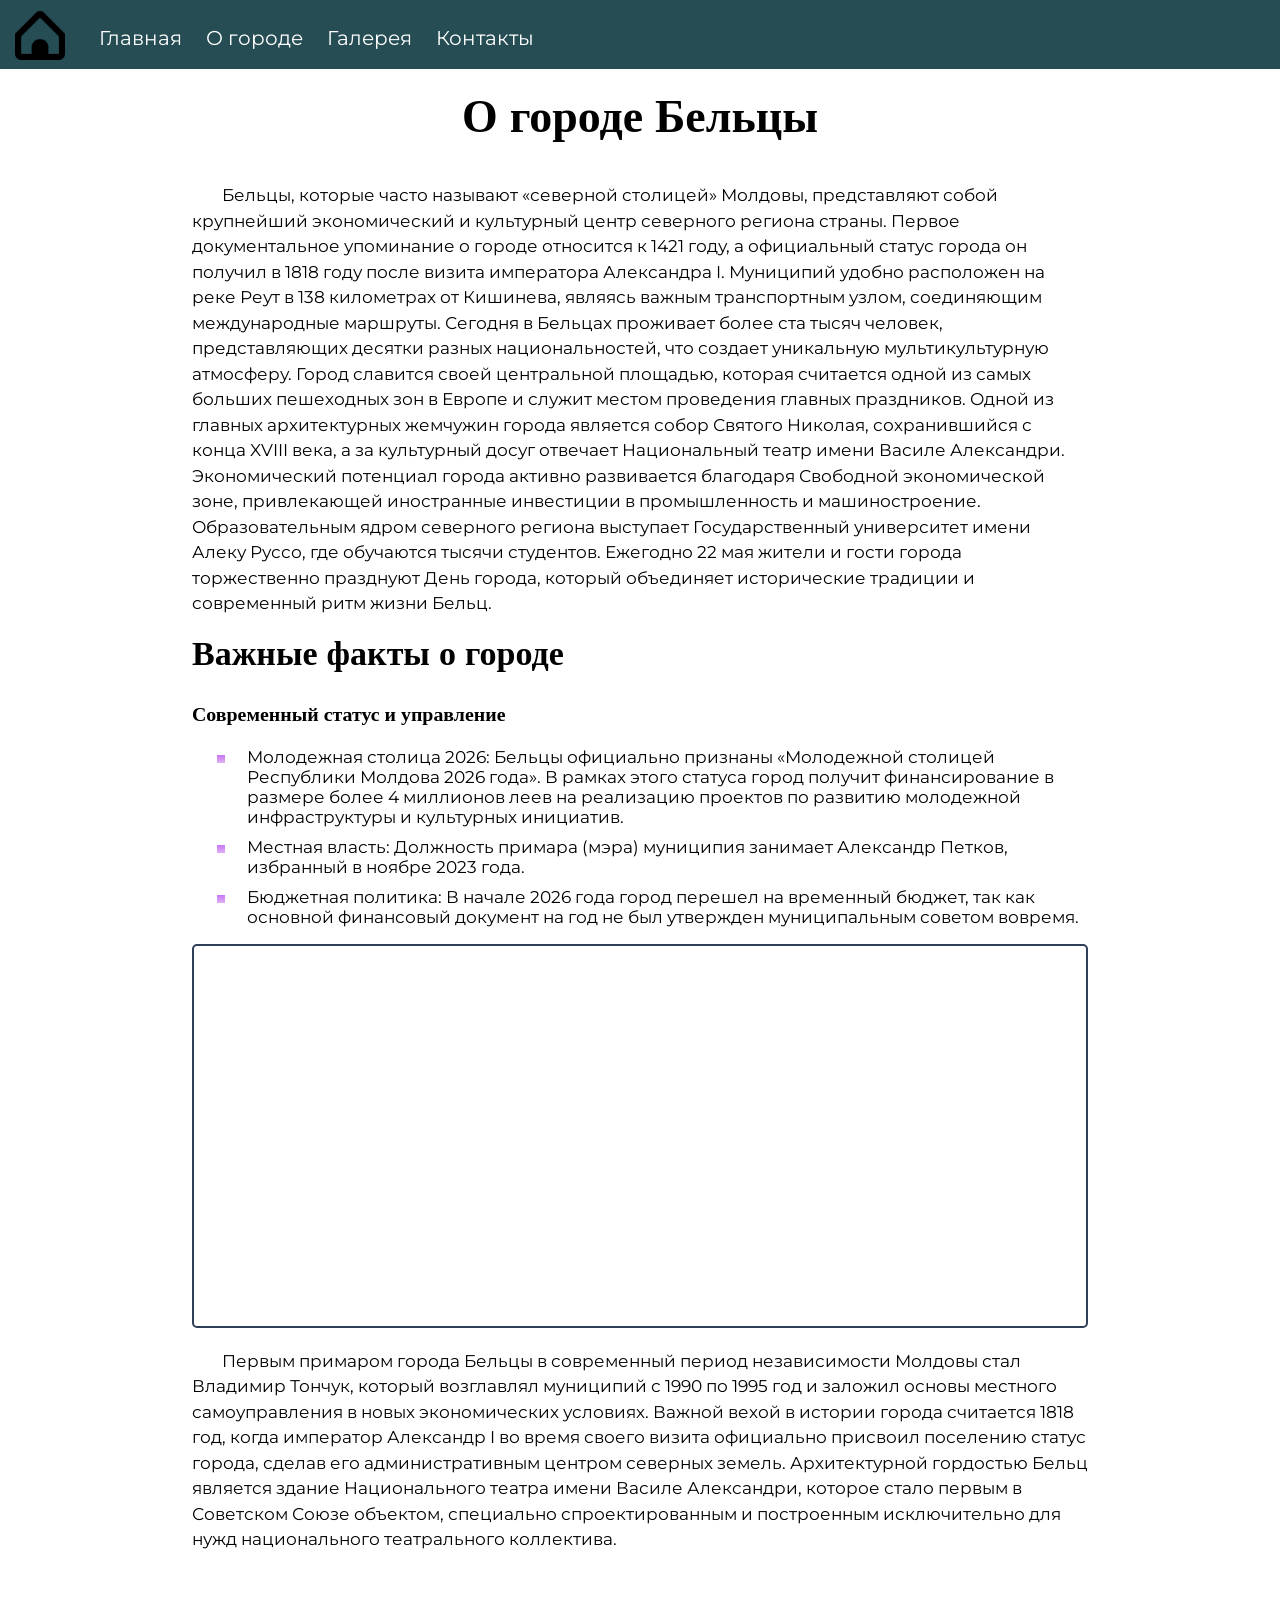
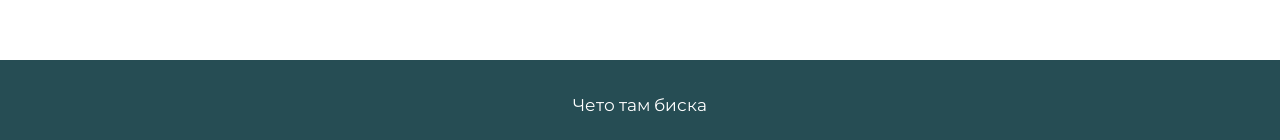
<file: cytebalti/pages/about.html>
<!DOCTYPE html>
<html lang="ru">
<head>
    <meta charset="UTF-8">
    <meta name="viewport" content="width=device-width, initial-scale=1.0">
    
    <link rel="stylesheet" href="../css/style.css">
    <link rel="stylesheet" href="https://cdnjs.cloudflare.com/ajax/libs/font-awesome/6.1.1/css/all.min.css">
    <link rel="icon" href="../images/home.png">
    <script src="../js/script.js"></script>
    
    <title>Бельцы - мой город</title>
</head>
<body class="about-page">
    <header>
        <img class="logo" src="../images/home.png" alt="Логотип">
        <navbar>   
            <a href="../index.html">Главная</a>
            <a href="pages/about.html">О городе</a>
            <a href="pages/gallery.html">Галерея</a>
            <a href="pages/contact.html">Контакты</a>
        </navbar>  
    </header>
    <main>
        <section>


        <h1 class="centered">О городе Бельцы</h1>
        <p>
            Бельцы, которые часто называют «северной столицей» Молдовы, представляют собой крупнейший экономический и культурный центр северного региона страны. Первое документальное упоминание о городе относится к 1421 году, а официальный статус города он получил в 1818 году после визита императора Александра I. Муниципий удобно расположен на реке Реут в 138 километрах от Кишинева, являясь важным транспортным узлом, соединяющим международные маршруты.
Сегодня в Бельцах проживает более ста тысяч человек, представляющих десятки разных национальностей, что создает уникальную мультикультурную атмосферу. Город славится своей центральной площадью, которая считается одной из самых больших пешеходных зон в Европе и служит местом проведения главных праздников. Одной из главных архитектурных жемчужин города является собор Святого Николая, сохранившийся с конца XVIII века, а за культурный досуг отвечает Национальный театр имени Василе Александри.
Экономический потенциал города активно развивается благодаря Свободной экономической зоне, привлекающей иностранные инвестиции в промышленность и машиностроение. Образовательным ядром северного региона выступает Государственный университет имени Алеку Руссо, где обучаются тысячи студентов. Ежегодно 22 мая жители и гости города торжественно празднуют День города, который объединяет исторические традиции и современный ритм жизни Бельц.
        </p>
        <h2 class="h33">Важные факты о городе</h2>
        <h3>Современный статус и управление</h3>
        <ul>
            <li>
                Молодежная столица 2026: Бельцы официально признаны «Молодежной столицей Республики Молдова 2026 года». В рамках этого статуса город получит финансирование в размере более 4 миллионов леев на реализацию проектов по развитию молодежной инфраструктуры и культурных инициатив.
            </li>
            <li>
                Местная власть: Должность примара (мэра) муниципия занимает Александр Петков, избранный в ноябре 2023 года.
            </li>
            <li>
                Бюджетная политика: В начале 2026 года город перешел на временный бюджет, так как основной финансовый документ на год не был утвержден муниципальным советом вовремя. 
            </li>
        </ul>

        <iframe class="vframe" src="https://www.youtube.com/embed/JYJQPVX7NnI?si=W3P_TrQyk-pBWSZm" 
        title="YouTube video player" frameborder="0" 
        allow="accelerometer; autoplay; clipboard-write; encrypted-media; gyroscope; picture-in-picture; web-share" 
        referrerpolicy="strict-origin-when-cross-origin" allowfullscreen></iframe>
        <p>
            Первым примаром города Бельцы в современный период независимости Молдовы стал Владимир Тончук, который возглавлял муниципий с 1990 по 1995 год и заложил основы местного самоуправления в новых экономических условиях. Важной вехой в истории города считается 1818 год, когда император Александр I во время своего визита официально присвоил поселению статус города, сделав его административным центром северных земель. Архитектурной гордостью Бельц является здание Национального театра имени Василе Александри, которое стало первым в Советском Союзе объектом, специально спроектированным и построенным исключительно для нужд национального театрального коллектива.
        </p>
        </section>
    </main>

    <footer>
        <span>
            Чето там биска
        </span>
    </footer>
</body>
</html>
</file>
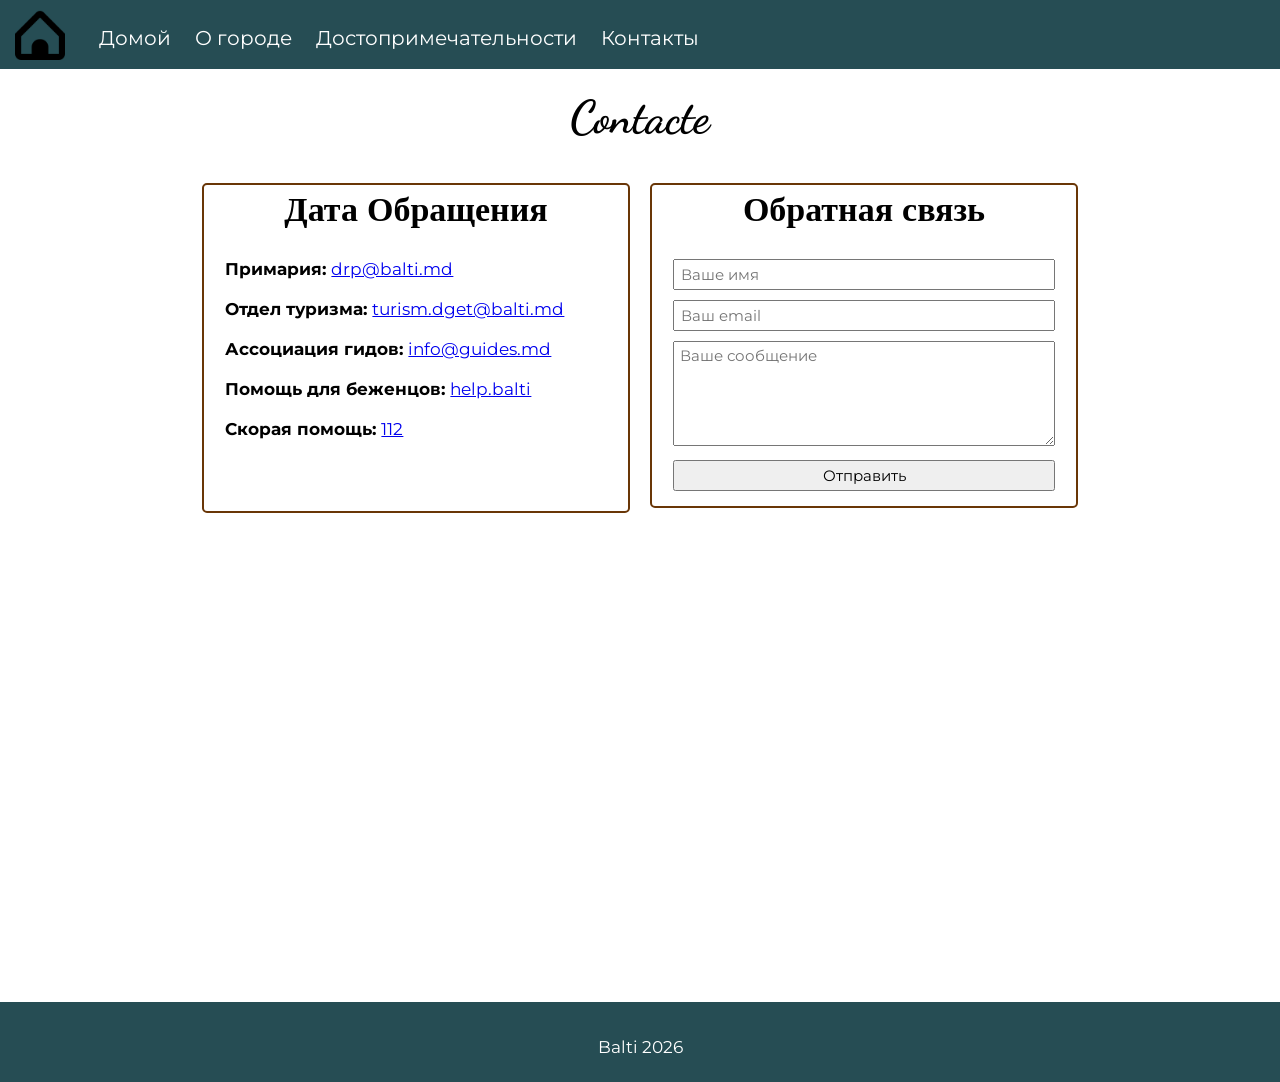
<file: cytebalti/pages/contacte.html>
<!DOCTYPE html>
<html lang="en">

<head>
    <meta charset="UTF-8">
    <meta name="viewport" content="width=device-width, initial-scale=1.0">

    <link rel="stylesheet" href="../css/style.css">
    <link rel="stylesheet" href="https://cdnjs.cloudflare.com/ajax/libs/font-awesome/6.1.1/css/all.min.css" />
    <link rel="icon" href="../images/home.png">
    <script src="../js/script.js"></script>



    <title>Бельцы - мой город</title>
</head>

<body>

    <header>
        <img class="logo" src="../images/home.png" alt="Логотип">
        <navbar>
            <a href="../index.html">Домой</a>
            <a href="../pages/despre.html">О городе</a>
            <a href="../pages/dostoprimechatel.html">Достопримечательности</a>
            <a href="../pages/contacte.html">Контакты</a>
            
        </navbar>
             <i id="hamburger" onclick="mobileMenu()" class="fa-solid fa-bars"></i>
    </header>

    <main>
        <section>

            <h1 class="centered">Contacte</h1>

            <div class="row">
                <div class="col-50">
                    
                    <div class="contacte">
                        <h2 class="centered">Дата Обращения</h2>
                        <b>Примария: </b>
                        <a href="mailto:drp@balti.md">drp@balti.md</a>
                        <br/> <br/>

                        <b>Отдел туризма: </b>
                        <a href="mailto:turism.dget@balti.md">turism.dget@balti.md</a>
                        <br/> <br/>

                        <b>Ассоциация гидов: </b>
                        <a href="mailto:info@guides.md">info@guides.md</a>
                        <br/> <br/>
                        
                        <b>Помощь для беженцов: </b>
                        <a target="_blank" href="https://dopomogabalti.org/home_ru">help.balti</a>
                        <br/> <br/>

                     <b>Скорая помощь: </b>
                        <a href="tel:112">112</a>
                        <br/> <br/>
                    </div>

                </div>

                <div class="col-50">
                    <form class="cform">
                        <h2 class="centered">Обратная связь</h2>

                        <input type="text" placeholder="Ваше имя">
                        <input type="email" placeholder="Ваш email">
                        <textarea rows="5" placeholder="Ваше сообщение"></textarea>
                        <input type="submit" value="Отправить">
                    </form>
                </div>

                
            </div>

            <br/>


            <iframe class="harta"
                src="https://www.google.com/maps/embed?pb=!1m18!1m12!1m3!1d42907.97107232485!2d27.860093747606285!3d47.76693839751698!2m3!1f0!2f0!3f0!3m2!1i1024!2i768!4f13.1!3m3!1m2!1s0x40cb673a731f2613%3A0x75ffb7a54ede02d9!2z0JHQtdC70YzRhtGLLCDQnNC-0LvQtNC-0LLQsA!5e0!3m2!1sru!2s!4v1774688675212!5m2!1sru!2s"
                width="600" height="450" style="border:0;" allowfullscreen="" loading="lazy"
                referrerpolicy="no-referrer-when-downgrade"></iframe>
        </section>

    </main>

    <footer>
        <span>Balti 2026</span>
    </footer>
</body>

</html>
</file>
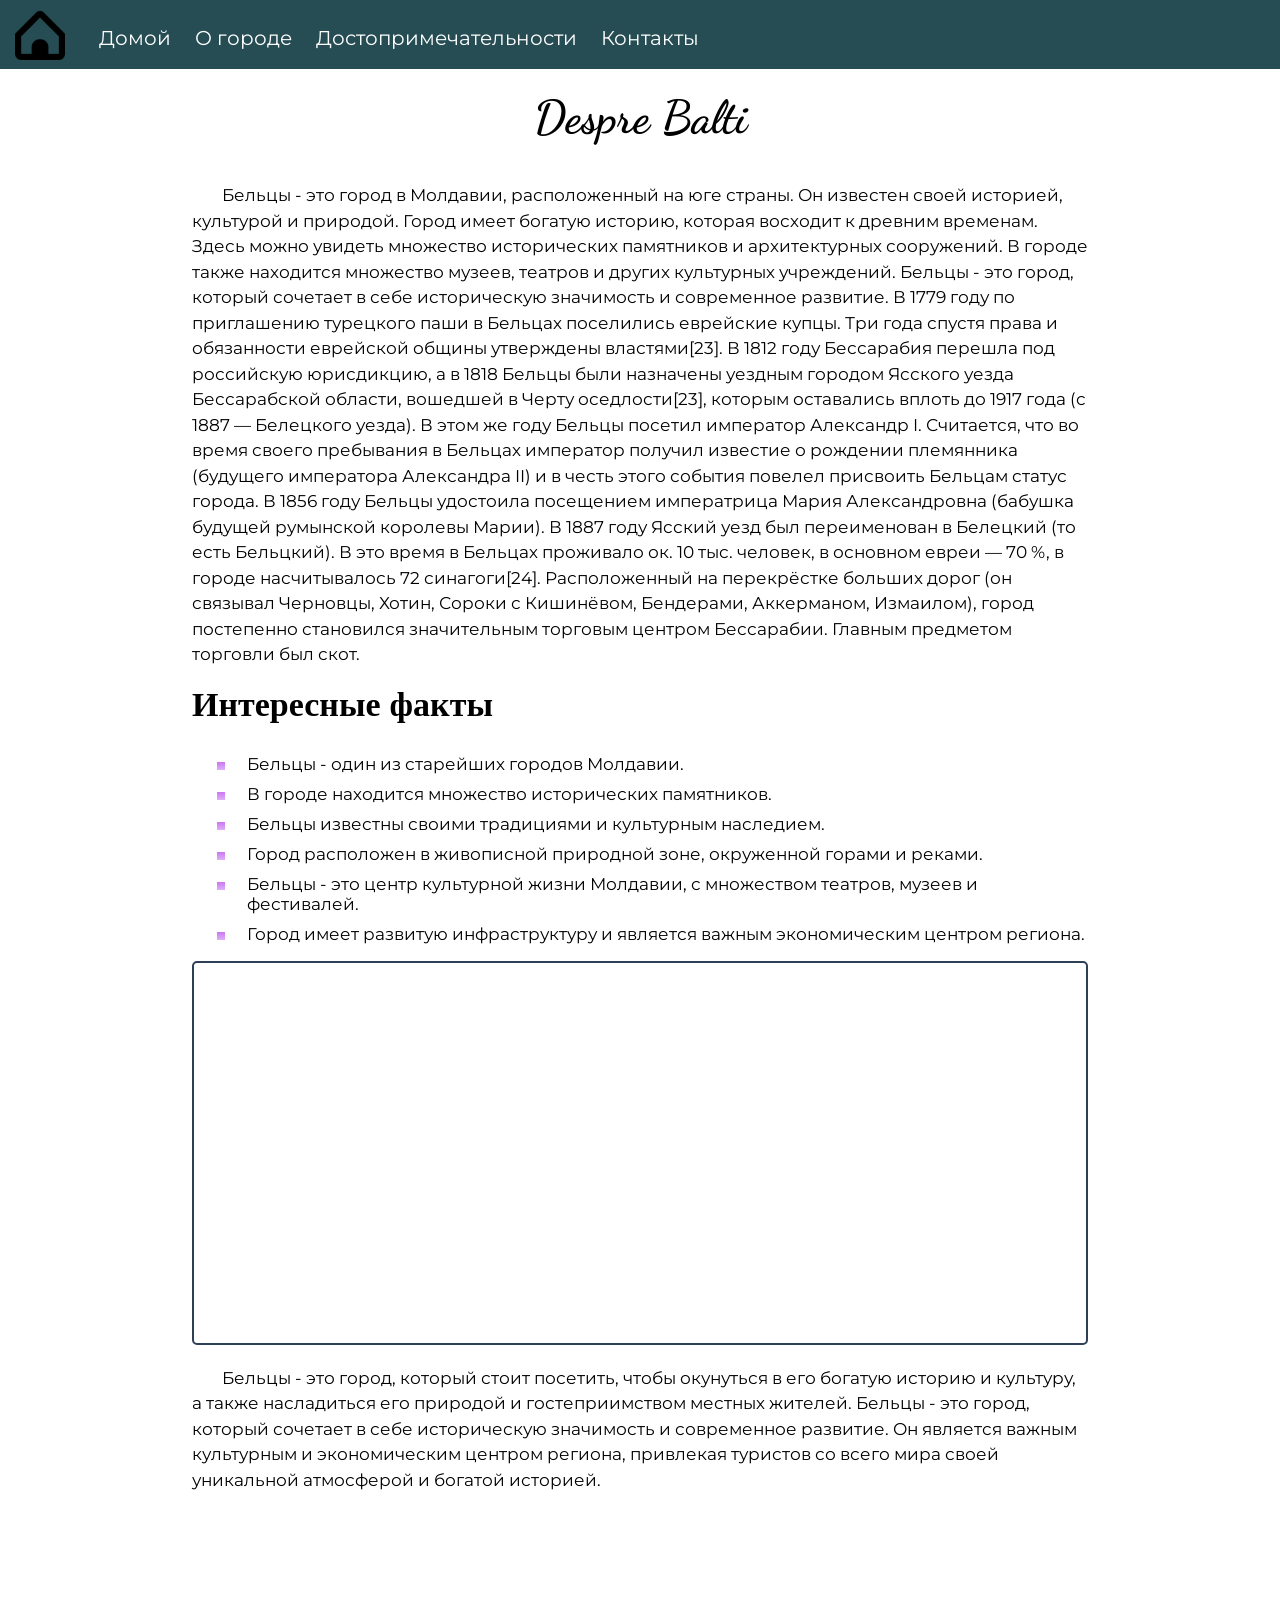
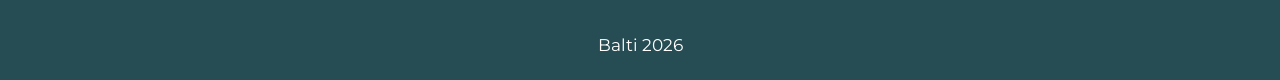
<file: cytebalti/pages/despre.html>
<!DOCTYPE html>
<html lang="en">
<head>
    <meta charset="UTF-8">
    <meta name="viewport" content="width=device-width, initial-scale=1.0">

<link rel="stylesheet" href="../css/style.css">
<link rel="stylesheet" href="https://cdnjs.cloudflare.com/ajax/libs/font-awesome/6.1.1/css/all.min.css"/>
<link rel="icon" href="../images/home.png">
<script src="../js/script.js"></script>



    <title>Бельцы - мой город</title>
</head>
<body>

    <header>
        <img class="logo" src="../images/home.png" alt="Логотип">
        <navbar> 
            <a href="../index.html">Домой</a>
            <a href="../pages/despre.html">О городе</a>
            <a href="../pages/dostoprimechatel.html">Достопримечательности</a>
            <a href="../pages/contacte.html">Контакты</a>
            
        </navbar>
             <i id="hamburger" onclick="mobileMenu()" class="fa-solid fa-bars"></i>
    </header>

    <main>
        <section>

            <h1 class="centered">Despre Balti</h1>
            <p>
                Бельцы - это город в Молдавии, расположенный на юге страны. Он известен своей историей, культурой и природой.
            Город имеет богатую историю, которая восходит к древним временам. Здесь можно увидеть множество исторических памятников и архитектурных сооружений.
            В городе также находится множество музеев, театров и других культурных учреждений.
            Бельцы - это город, который сочетает в себе историческую значимость и современное развитие.
            В 1779 году по приглашению турецкого паши в Бельцах поселились еврейские купцы. Три года спустя права и обязанности еврейской общины утверждены властями[23].
            В 1812 году Бессарабия перешла под российскую юрисдикцию, а в 1818 Бельцы были назначены уездным городом Ясского уезда Бессарабской области, вошедшей в Черту оседлости[23], которым оставались вплоть до 1917 года (с 1887 — Белецкого уезда). В этом же году Бельцы посетил император Александр I. Считается, что во время своего пребывания в Бельцах император получил известие о рождении племянника (будущего императора Александра II) и в честь этого события повелел присвоить Бельцам статус города.
            В 1856 году Бельцы удостоила посещением императрица Мария Александровна (бабушка будущей румынской королевы Марии).
            В 1887 году Ясский уезд был переименован в Белецкий (то есть Бельцкий). В это время в Бельцах проживало ок. 10 тыс. человек, в основном евреи — 70 %, в городе насчитывалось 72 синагоги[24].
            Расположенный на перекрёстке больших дорог (он связывал Черновцы, Хотин, Сороки с Кишинёвом, Бендерами, Аккерманом, Измаилом), город постепенно становился значительным торговым центром Бессарабии. Главным предметом торговли был скот.
        </p>


        <h2>Интересные факты</h2>
        <ul>
            <li>Бельцы - один из старейших городов Молдавии.</li>
            <li>В городе находится множество исторических памятников.</li>
            <li>Бельцы известны своими традициями и культурным наследием.</li>
            <li>Город расположен в живописной природной зоне, окруженной горами и реками.</li>
            <li>Бельцы - это центр культурной жизни Молдавии, с множеством театров, музеев и фестивалей.</li>
            <li>Город имеет развитую инфраструктуру и является важным экономическим центром региона.</li>
        </ul>



        <iframe class="vframe" src="https://www.youtube.com/embed/JYJQPVX7NnI?si=W3P_TrQyk-pBWSZm" 
        title="YouTube video player" frameborder="0" 
        allow="accelerometer; autoplay; clipboard-write; encrypted-media; gyroscope; picture-in-picture; web-share" 
        referrerpolicy="strict-origin-when-cross-origin" allowfullscreen></iframe>


        <p>
            Бельцы - это город, который стоит посетить, чтобы окунуться в его богатую историю и культуру, а также насладиться его природой и гостеприимством местных жителей.
            Бельцы - это город, который сочетает в себе историческую значимость и современное развитие. Он является важным культурным и экономическим центром региона, привлекая туристов со всего мира своей уникальной атмосферой и богатой историей.
        
        </p>

        </section>

    </main>

    <footer>
        <span>Balti 2026</span>
    </footer>
</body>
</html>
</file>
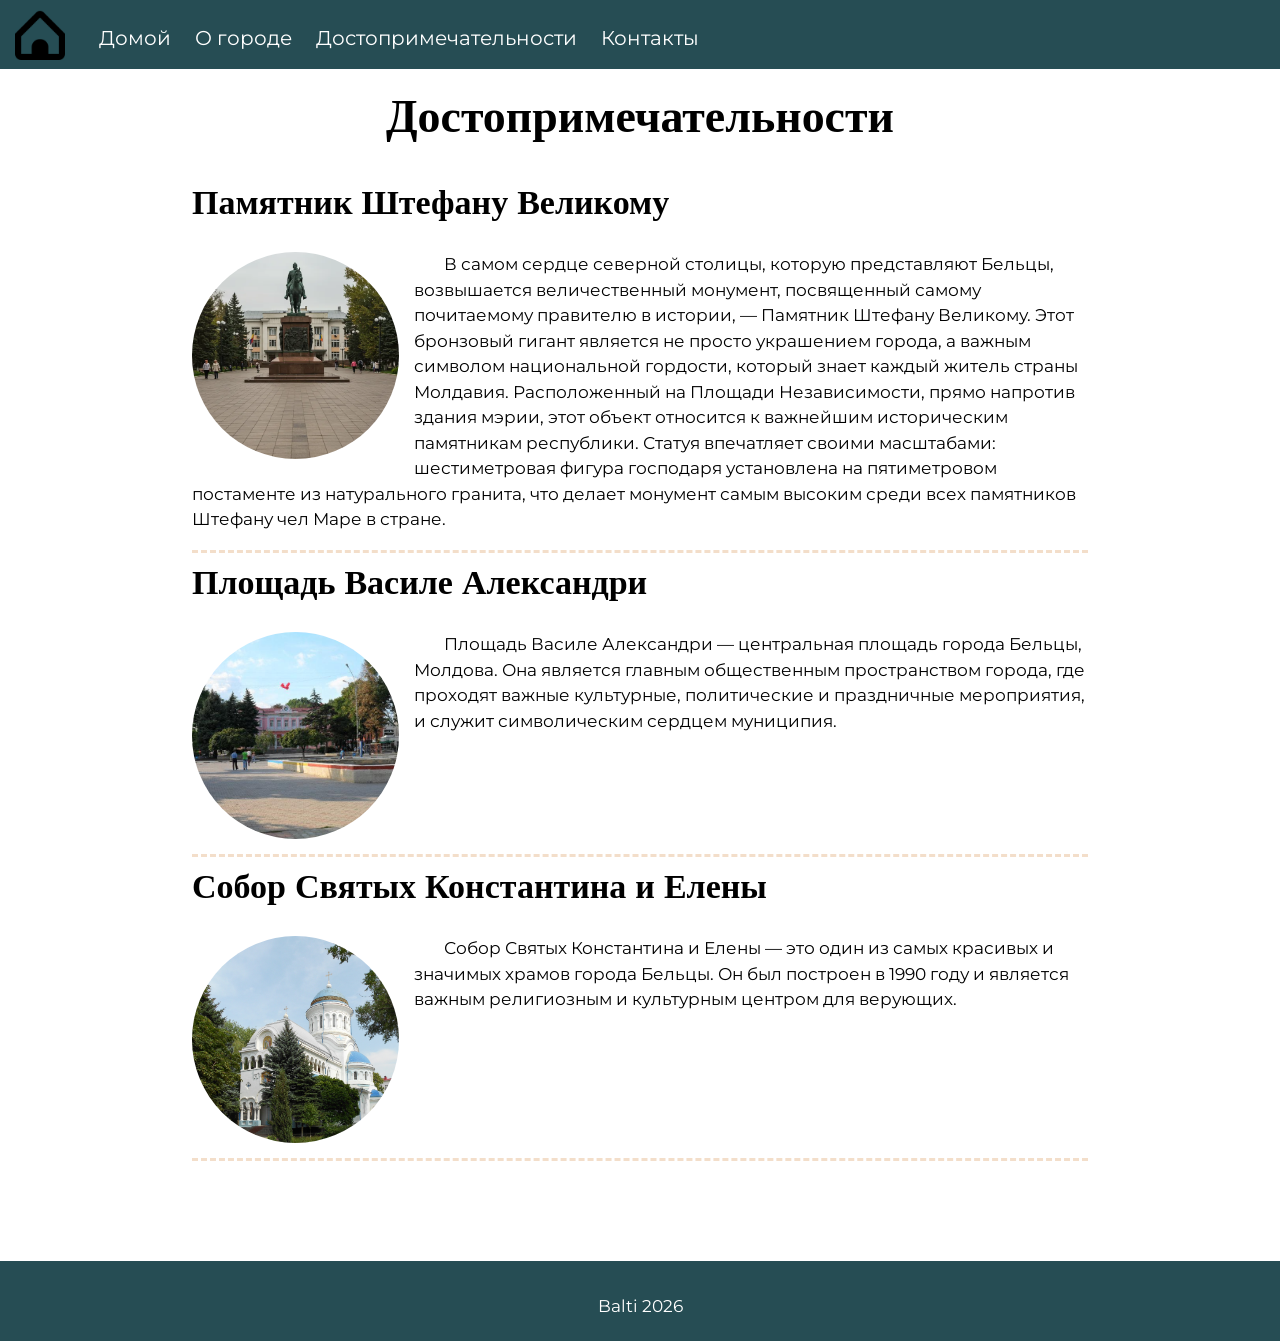
<file: cytebalti/pages/dostoprimechatel.html>
<!DOCTYPE html>
<html lang="en">
<head>
    <meta charset="UTF-8">
    <meta name="viewport" content="width=device-width, initial-scale=1.0">

<link rel="stylesheet" href="../css/style.css">
<link rel="stylesheet" href="https://cdnjs.cloudflare.com/ajax/libs/font-awesome/6.1.1/css/all.min.css"/>
<link rel="icon" href="../images/home.png">
<script src="../js/script.js"></script>



    <title>Бельцы - мой город</title>
</head>
<body>

    <header>
        <img class="logo" src="../images/home.png" alt="Логотип">
        <navbar> 
            <a href="../index.html">Домой</a>
            <a href="../pages/despre.html">О городе</a>
            <a href="../pages/dostoprimechatel.html">Достопримечательности</a>
            <a href="../pages/contacte.html">Контакты</a>
            
        </navbar>
             <i id="hamburger" onclick="mobileMenu()" class="fa-solid fa-bars"></i>
    </header>

    <main>

        <section>
            <h1 class="centered">Достопримечательности</h1>

            <div class="loc">

                <h2>Памятник Штефану Великому</h2>
                <img src="../images/pameatnik.png" alt="Памятник Штефану Великому">
                <p>
                    В самом сердце северной столицы, которую представляют Бельцы, возвышается величественный монумент, посвященный самому почитаемому правителю в истории, — Памятник Штефану Великому. Этот бронзовый гигант является не просто украшением города, а важным символом национальной гордости, который знает каждый житель страны Молдавия.
                    Расположенный на Площади Независимости, прямо напротив здания мэрии, этот объект относится к важнейшим историческим памятникам республики. Статуя впечатляет своими масштабами: шестиметровая фигура господаря установлена на пятиметровом постаменте из натурального гранита, что делает монумент самым высоким среди всех памятников Штефану чел Маре в стране.
                </p>
            </div>

            <div class="loc">
                <h2>Площадь Василе Александри</h2>
                <img src="../images/97_big.jpg" alt="Площадь Василе Александри">
                <p>Площадь Василе Александри — центральная площадь города Бельцы, Молдова. Она является главным общественным пространством города, где проходят важные культурные, политические и праздничные мероприятия, и служит символическим сердцем муниципия.
                </p>
            </div>

            <div class="loc">
                <h2>Собор Святых Константина и Елены</h2>
                <img src="../images/cdi.jpg" alt="Собор Святых Константина и Елены">
                <p>Собор Святых Константина и Елены — это один из самых красивых и значимых храмов города Бельцы. Он был построен в 1990 году и является важным религиозным и культурным центром для верующих.
                </p>

            </div>


        </section>

    </main>

    <footer>
        <span>Balti 2026</span>
    </footer>
</body>
</html>
</file>
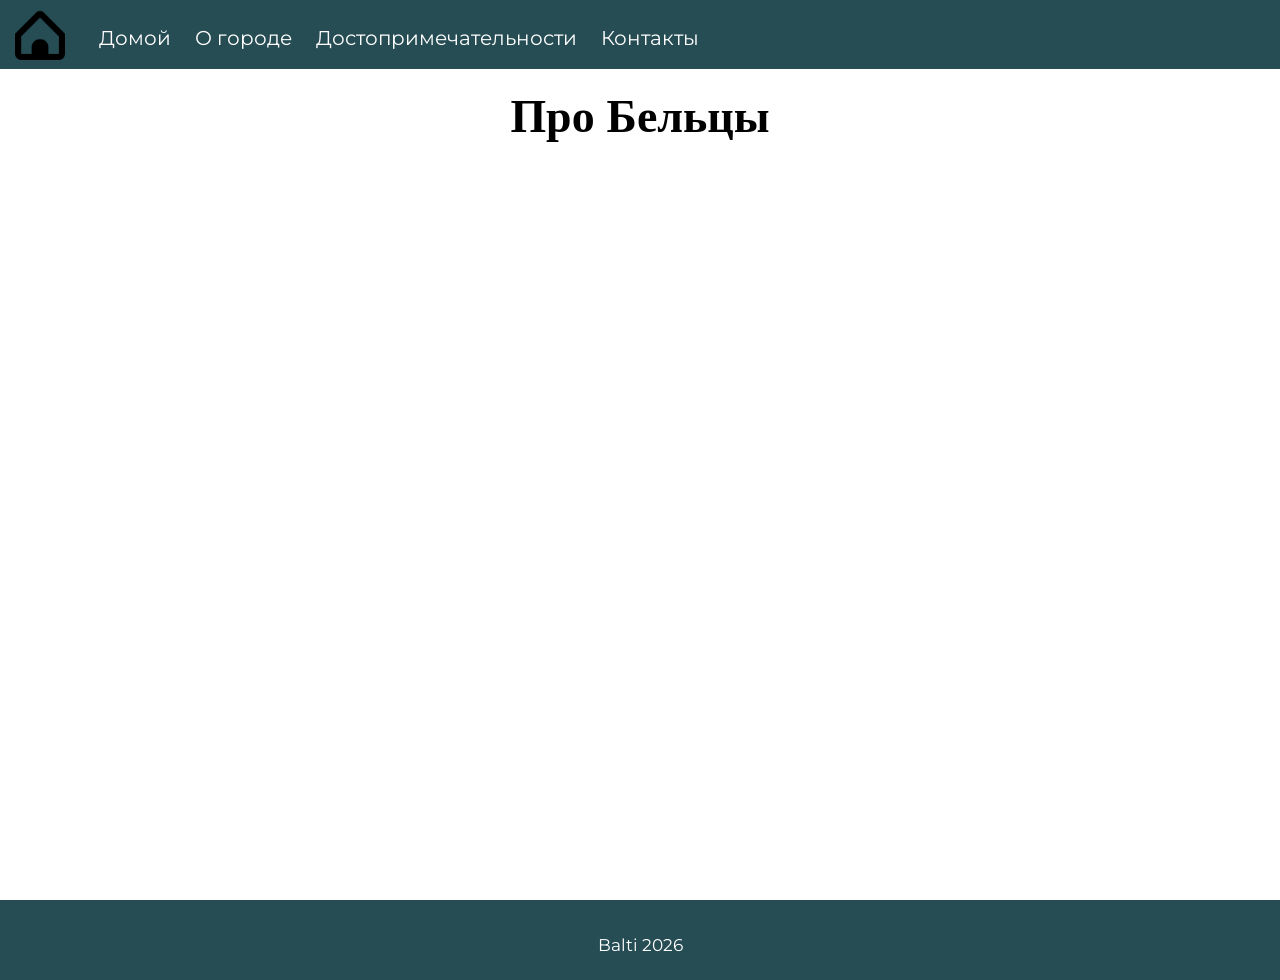
<file: cytebalti/pages/structura.html>
<!DOCTYPE html>
<html lang="en">
<head>
    <meta charset="UTF-8">
    <meta name="viewport" content="width=device-width, initial-scale=1.0">

<link rel="stylesheet" href="../css/style.css">
<link rel="stylesheet" href="https://cdnjs.cloudflare.com/ajax/libs/font-awesome/6.1.1/css/all.min.css"/>
<link rel="icon" href="../images/home.png">
<script src="../js/script.js"></script>



    <title>Бельцы - мой город</title>
</head>
<body>

    <header>
        <img class="logo" src="../images/home.png" alt="Логотип">
        <navbar> 
            <a href="../index.html">Домой</a>
            <a href="../pages/despre.html">О городе</a>
            <a href="../pages/dostoprimechatel.html">Достопримечательности</a>
            <a href="../pages/contacte.html">Контакты</a>
        </navbar>
             <i id="hamburger" onclick="mobileMenu()" class="fa-solid fa-bars"></i>
    </header>

    <main>
        <section>

            <h1 class="centered">Про Бельцы</h1>
        </section>

    </main>

    <footer>
        <span>Balti 2026</span>
    </footer>
</body>
</html>
</file>
<file: cytebalti/css/style.css>
﻿@import url('https://fonts.googleapis.com/css2?family=Dancing+Script:wght@400..700&family=Montserrat:ital,wght@0,100..900;1,100..900&display=swap');

* {
    box-sizing: border-box;
}

body {
    margin: 0;
     font-family: "Montserrat", sans-serif;
     font-size: 17px;
}

main {
    min-height: 100vh;
}

header {
    background: #264d54;
    position: fixed;
    width: 100%;
    top: 0;
    padding: 10px 15px 5px 15px;
}

navbar {
    margin-left: 30px;
    margin-bottom: 10px;
    display: inline-block;
    overflow: auto;
}

navbar a {
    color: white;
    text-decoration: none;
    margin-right: 20px;
    font-size: 20px;
}

navbar a:hover {
    color: #f3deca;
    text-decoration: underline 1px;
}

footer {
    min-height: 80px;
    background: #264d54;
    text-align: center;
    color: white;
    padding-top: 35px;
}

p {
    line-height: 150%;
    text-indent: 30px;
}

li {
    margin-top: 10px;
    padding-left: 15px;
    list-style-image: linear-gradient(hsla(280, 82%, 57%, 0.685), hsla(280, 82%, 57%, 0.397));
}

h1, h2, h3, h4, h5, h6 {
    margin-top: 0;
      font-family: "Dancing Script", cursive;
}

h1 {
    font-size: 270%;
}

h2 {
    font-size: 200%;
}

section {
    padding: 90px 15%;
}

.logo {
    height: 50px;
}

#index {
    background:  linear-gradient(hsla(0, 0%, 0%, 0.582), #000000bd), url('../images/index.png');
    background-size: cover;
    min-height: 100vh;
}

.index-info {
    margin-top: 25vh;
    text-align: center;
}

.index-info h1 {
    font-size: 350%;
    color: white;
    border: 2px solid gray;
    display: inline-block;
    padding: 20px;
    border-radius: 5px;
    background-color: hsla(189, 38%, 24%, 0.598);
}

.link-index {
    color: white;
    text-decoration: underline #fa9483 2px;
    font-size: 20px;
}

.link-index:hover {
    color: #fedeca;
}

.more-info {
    background: linear-gradient(180deg, #f6fbfc 0%, #ffffff 100%);
}

.more-info-hero {
    background: linear-gradient(120deg, #20444a, #2f6872);
    color: white;
    padding: 30px;
    border-radius: 14px;
    margin-bottom: 28px;
    box-shadow: rgba(38, 77, 84, 0.28) 0px 12px 30px;
}

.more-info-hero p {
    text-indent: 0;
    margin: 10px 0 0;
}

.info-grid {
    display: grid;
    grid-template-columns: repeat(3, minmax(220px, 1fr));
    gap: 16px;
    margin: 20px 0 28px;
}

.info-card {
    background: #ffffff;
    border: 1px solid #d5e7ea;
    border-radius: 10px;
    padding: 16px;
    box-shadow: rgba(100, 100, 111, 0.08) 0px 7px 22px 0px;
}

.info-card h3 {
    font-size: 170%;
    margin-bottom: 8px;
}

.info-card p {
    text-indent: 0;
    margin: 0;
}

.info-block {
    margin-top: 24px;
    padding: 20px 22px;
    background: #eef7f8;
    border-left: 6px solid #2f6872;
    border-radius: 8px;
}

.info-block h2 {
    margin-bottom: 10px;
}

.info-block p {
    text-indent: 0;
    margin: 0 0 10px;
}

.info-list {
    margin: 0;
    padding-left: 20px;
}

.info-list li {
    margin-top: 8px;
}

.centered {
    text-align: center;
}

.vframe {
    width: 100%;
    height: 30vw;
    border: 2px solid #2d4057;
    border-radius: 5px;
}

.loc {
    overflow: auto;
    border-bottom: 3px #f3deca dashed;
    margin-bottom: 10px;
}

.loc img {
    height: 23vh;
    width: 23vh;
    object-fit: cover;
    border-radius: 50%;
    float:left;
    margin-right: 15px;
    margin-bottom: 15px;
}

.harta {
    width: 100%;
    height: 40vh;
}

.row {
    overflow: auto;
}

[class^="col-"] {
    float: left;
    padding: 0px 10px;
}

.col-50 {
    width: 50%;
}

.contacte {
    border: 2px solid #693607;
    border-radius: 5px;
    background-color: #ffffff9b;
    padding: 5px 5%;
    height: 330px;
    margin-bottom: 15px;
}

.cform {
    border: 2px solid #693607;
    border-radius: 5px;
    background-color: #ffffff9b;
    padding: 5px 5%;
}

.cform input, .cform textarea {
    width: 100%;
    padding: 15px;
    font-size: 15px;
    font-family: inherit;
    margin-bottom: 10px;
    padding: 4px 6px;
    
}

#hamburger {
    color: white;
    font-size: 28px;
    position: absolute;
    right: 22px;
    top: 24px;
    cursor: pointer;
    display: none;
}

/* media trebue sa fie la sfirsitul fisierului */
@media (max-width: 800px) {

    body {
        font-size: 16px;
    }
  section {
    padding: 90px 10px;
  }

  .index-info h1 {
    font-size: 250%;
  }

  .vframe {
    height: 55vw;
  }

  .info-grid {
    grid-template-columns: 1fr;
  }

  .more-info-hero {
    padding: 22px;
  }

  [class^="col-"] {
   width: 100% !important;
}

  navbar {
    display: block;
    margin-left: 0;
    margin-top: 10px;
  }

  navbar a {
    display: none;
    margin-right: 0;
    padding: 10px 0;
    width: 100%;
  }

  navbar.mobile a {
    display: block;
    text-align: center;
  }

  #hamburger {
    display: block;
  }
}
</file>
<file: styles/main.css>
/*
 * main.css — Основные стили сайта «Балтийские страны»
 * Тема: Культура и история Литвы, Латвии и Эстонии
 * Автор: Baltic Heritage Project
 */

/* ===== Импорт шрифтов Google ===== */
@import url('https://fonts.googleapis.com/css2?family=Playfair+Display:ital,wght@0,400;0,700;1,400&family=Open+Sans:wght@300;400;600;700&display=swap');

/* ===== CSS-переменные (цветовая схема) ===== */
:root {
    --color-primary:   #1b4a6e;   /* Глубокий балтийский синий */
    --color-secondary: #2d7dd2;   /* Синий Балтийского моря */
    --color-accent:    #f7b731;   /* Янтарный (символ Балтии) */
    --color-dark:      #1a1a2e;
    --color-light:     #f0f4f8;
    --color-white:     #ffffff;
    --color-text:      #2c3e50;
    --color-muted:     #6c757d;
    --color-border:    #dee2e6;
    --color-success:   #28a745;
    --color-error:     #dc3545;
    --shadow-sm:       0 2px 8px rgba(27, 74, 110, 0.12);
    --shadow-md:       0 4px 20px rgba(27, 74, 110, 0.18);
    --shadow-lg:       0 8px 40px rgba(27, 74, 110, 0.24);
    --radius-sm:       4px;
    --radius-md:       8px;
    --radius-lg:       16px;
    --transition:      0.3s ease;
    --font-heading:    'Playfair Display', Georgia, serif;
    --font-body:       'Open Sans', Arial, sans-serif;
}

/* ===== Сброс и базовые стили ===== */
*, *::before, *::after {
    box-sizing: border-box;
    margin: 0;
    padding: 0;
}

html {
    scroll-behavior: smooth;
    font-size: 16px;
}

body {
    font-family: var(--font-body);
    color: var(--color-text);
    background-color: var(--color-white);
    line-height: 1.7;
    overflow-x: hidden;
}

/* ===== Типографика ===== */
h1, h2, h3, h4, h5, h6 {
    font-family: var(--font-heading);
    font-weight: 700;
    line-height: 1.3;
    color: var(--color-primary);
    margin-bottom: 0.75rem;
}

h1 { font-size: 2.8rem; }
h2 { font-size: 2.1rem; }
h3 { font-size: 1.6rem; }
h4 { font-size: 1.3rem; }

p {
    margin-bottom: 1rem;
    line-height: 1.8;
}

a {
    color: var(--color-secondary);
    text-decoration: none;
    transition: color var(--transition);
}

a:hover {
    color: var(--color-primary);
    text-decoration: underline;
}

img {
    max-width: 100%;
    height: auto;
    display: block;
}

ul, ol {
    padding-left: 1.5rem;
    margin-bottom: 1rem;
}

li {
    margin-bottom: 0.4rem;
    line-height: 1.7;
}

/* ===== Вспомогательные классы ===== */
.container {
    max-width: 1200px;
    margin: 0 auto;
    padding: 0 1.5rem;
}

.text-center { text-align: center; }
.text-muted   { color: var(--color-muted); }
.mt-1 { margin-top: 0.5rem; }
.mt-2 { margin-top: 1rem; }
.mt-3 { margin-top: 1.5rem; }
.mb-2 { margin-bottom: 1rem; }
.mb-3 { margin-bottom: 1.5rem; }

/* ===== Шапка сайта ===== */
.site-header {
    background: linear-gradient(135deg, var(--color-primary) 0%, #0f2d44 100%);
    position: fixed;
    top: 0;
    left: 0;
    width: 100%;
    z-index: 1000;
    box-shadow: var(--shadow-md);
    transition: box-shadow var(--transition);
}

/* Логотип */
.header-inner {
    display: flex;
    align-items: center;
    justify-content: space-between;
    padding: 0.75rem 1.5rem;
    max-width: 1200px;
    margin: 0 auto;
}

.logo-wrap {
    display: flex;
    align-items: center;
    gap: 0.75rem;
    text-decoration: none;
}

.logo-wrap img {
    width: 46px;
    height: 46px;
    border-radius: 50%;
    border: 2px solid var(--color-accent);
}

.logo-wrap span {
    font-family: var(--font-heading);
    font-size: 1.25rem;
    color: var(--color-white);
    font-weight: 700;
    letter-spacing: 0.5px;
}

/* Навигация */
.site-nav {
    display: flex;
    align-items: center;
    list-style: none;
    padding: 0;
    margin: 0;
    gap: 0.25rem;
}

.site-nav li a {
    color: rgba(255, 255, 255, 0.88);
    font-size: 0.95rem;
    font-weight: 600;
    padding: 0.5rem 0.9rem;
    border-radius: var(--radius-sm);
    text-decoration: none;
    transition: background var(--transition), color var(--transition);
    display: block;
}

.site-nav li a:hover,
.site-nav li a.active {
    background: rgba(247, 183, 49, 0.22);
    color: var(--color-accent);
    text-decoration: none;
}

/* Гамбургер */
.nav-toggle {
    display: none;
    background: transparent;
    border: 2px solid rgba(255,255,255,0.5);
    border-radius: var(--radius-sm);
    cursor: pointer;
    padding: 0.35rem 0.6rem;
    flex-direction: column;
    gap: 5px;
}

.nav-toggle span {
    display: block;
    width: 22px;
    height: 2px;
    background: var(--color-white);
    border-radius: 2px;
    transition: var(--transition);
}

.nav-toggle.open span:nth-child(1) { transform: translateY(7px) rotate(45deg); }
.nav-toggle.open span:nth-child(2) { opacity: 0; }
.nav-toggle.open span:nth-child(3) { transform: translateY(-7px) rotate(-45deg); }

/* ===== Основное содержимое ===== */
main {
    margin-top: 70px; /* высота шапки */
    min-height: calc(100vh - 70px - 120px);
}

/* ===== Секции ===== */
section {
    padding: 5rem 0;
}

section:nth-child(even) {
    background-color: var(--color-light);
}

.section-title {
    font-size: 2.2rem;
    color: var(--color-primary);
    margin-bottom: 0.5rem;
    position: relative;
    display: inline-block;
}

.section-title::after {
    content: '';
    display: block;
    width: 60px;
    height: 4px;
    background: linear-gradient(90deg, var(--color-accent), var(--color-secondary));
    border-radius: 2px;
    margin-top: 0.5rem;
}

.section-subtitle {
    color: var(--color-muted);
    font-size: 1.05rem;
    margin-bottom: 2.5rem;
}

/* ===== Главная страница — Герой ===== */
.hero {
    min-height: 100vh;
    background: linear-gradient(
        135deg,
        rgba(27, 74, 110, 0.88) 0%,
        rgba(15, 45, 68, 0.92) 50%,
        rgba(26, 26, 46, 0.95) 100%
    ),
    url('../images/hero-bg.svg') center/cover no-repeat;
    display: flex;
    align-items: center;
    justify-content: center;
    text-align: center;
    padding: 2rem 1.5rem;
    position: relative;
    overflow: hidden;
    margin-top: -70px; /* компенсируем фиксированный хедер */
    padding-top: 70px;
}

.hero::before {
    content: '';
    position: absolute;
    inset: 0;
    background: radial-gradient(ellipse at 60% 40%, rgba(247,183,49,0.08) 0%, transparent 70%);
    pointer-events: none;
}

.hero-content {
    max-width: 800px;
    position: relative;
    z-index: 1;
}

.hero-badge {
    display: inline-block;
    background: rgba(247, 183, 49, 0.2);
    border: 1px solid var(--color-accent);
    color: var(--color-accent);
    font-size: 0.85rem;
    font-weight: 600;
    letter-spacing: 2px;
    text-transform: uppercase;
    padding: 0.4rem 1.2rem;
    border-radius: 50px;
    margin-bottom: 1.5rem;
}

.hero h1 {
    font-size: 3.5rem;
    color: var(--color-white);
    margin-bottom: 1rem;
    text-shadow: 0 2px 20px rgba(0,0,0,0.5);
}

.hero p {
    font-size: 1.15rem;
    color: rgba(255,255,255,0.85);
    max-width: 600px;
    margin: 0 auto 2.5rem;
}

.hero-btns {
    display: flex;
    gap: 1rem;
    justify-content: center;
    flex-wrap: wrap;
}

/* ===== Кнопки ===== */
.btn {
    display: inline-block;
    padding: 0.75rem 2rem;
    border-radius: 50px;
    font-size: 0.95rem;
    font-weight: 600;
    text-decoration: none;
    cursor: pointer;
    border: 2px solid transparent;
    transition: all var(--transition);
    font-family: var(--font-body);
}

.btn-primary {
    background: var(--color-accent);
    color: var(--color-dark);
    border-color: var(--color-accent);
}

.btn-primary:hover {
    background: #e0a820;
    border-color: #e0a820;
    color: var(--color-dark);
    transform: translateY(-2px);
    box-shadow: 0 6px 20px rgba(247,183,49,0.4);
    text-decoration: none;
}

.btn-outline {
    background: transparent;
    color: var(--color-white);
    border-color: rgba(255,255,255,0.6);
}

.btn-outline:hover {
    background: rgba(255,255,255,0.12);
    border-color: var(--color-white);
    color: var(--color-white);
    text-decoration: none;
}

.btn-secondary {
    background: var(--color-secondary);
    color: var(--color-white);
    border-color: var(--color-secondary);
}

.btn-secondary:hover {
    background: var(--color-primary);
    border-color: var(--color-primary);
    color: var(--color-white);
    text-decoration: none;
    transform: translateY(-2px);
    box-shadow: var(--shadow-md);
}

/* ===== Карточки стран ===== */
.countries-grid {
    display: grid;
    grid-template-columns: repeat(3, 1fr);
    gap: 2rem;
    margin-top: 2.5rem;
}

.country-card {
    background: var(--color-white);
    border-radius: var(--radius-lg);
    overflow: hidden;
    box-shadow: var(--shadow-sm);
    transition: transform var(--transition), box-shadow var(--transition);
    border: 1px solid var(--color-border);
}

.country-card:hover {
    transform: translateY(-6px);
    box-shadow: var(--shadow-lg);
}

.country-card-img {
    height: 180px;
    position: relative;
    display: flex;
    align-items: center;
    justify-content: center;
    font-size: 4rem;
    overflow: hidden;
}

.country-card-img img {
    width: 100%;
    height: 100%;
    object-fit: cover;
}

.country-card-body {
    padding: 1.5rem;
}

.country-card-body h3 {
    font-size: 1.4rem;
    margin-bottom: 0.5rem;
}

.country-card-body p {
    color: var(--color-muted);
    font-size: 0.9rem;
    margin-bottom: 1rem;
}

.country-flag-stripe {
    height: 6px;
    width: 100%;
}

/* Флаги */
.flag-lt { background: linear-gradient(to right, #FFD700 33%, #006A44 33%, #006A44 66%, #C1272D 66%); }
.flag-lv { background: linear-gradient(to bottom, #9E3039 33%, #ffffff 33%, #ffffff 66%, #9E3039 66%); }
.flag-ee { background: linear-gradient(to bottom, #0072CE 33%, #000000 33%, #000000 66%, #ffffff 66%); }

/* ===== Таблица ===== */
.table-wrapper {
    overflow-x: auto;
    border-radius: var(--radius-md);
    box-shadow: var(--shadow-sm);
    margin: 2rem 0;
}

.data-table {
    width: 100%;
    border-collapse: collapse;
    background: var(--color-white);
    font-size: 0.95rem;
}

.data-table thead {
    background: linear-gradient(135deg, var(--color-primary), var(--color-secondary));
    color: var(--color-white);
}

.data-table thead th {
    padding: 1rem 1.25rem;
    text-align: left;
    font-family: var(--font-body);
    font-weight: 600;
    font-size: 0.9rem;
    letter-spacing: 0.5px;
    text-transform: uppercase;
    color: var(--color-white);
}

.data-table tbody tr {
    border-bottom: 1px solid var(--color-border);
    transition: background var(--transition);
}

.data-table tbody tr:hover {
    background: rgba(27, 74, 110, 0.04);
}

.data-table tbody tr:last-child {
    border-bottom: none;
}

.data-table td {
    padding: 0.9rem 1.25rem;
    vertical-align: middle;
}

.data-table td:first-child {
    font-weight: 600;
    color: var(--color-primary);
}

/* ===== Форма ===== */
.contact-form {
    background: var(--color-white);
    border-radius: var(--radius-lg);
    padding: 2.5rem;
    box-shadow: var(--shadow-md);
    border: 1px solid var(--color-border);
}

.form-group {
    margin-bottom: 1.4rem;
}

.form-group label {
    display: block;
    font-weight: 600;
    font-size: 0.9rem;
    color: var(--color-primary);
    margin-bottom: 0.45rem;
}

.form-control {
    width: 100%;
    padding: 0.75rem 1rem;
    font-size: 0.95rem;
    font-family: var(--font-body);
    border: 2px solid var(--color-border);
    border-radius: var(--radius-md);
    background: var(--color-white);
    color: var(--color-text);
    transition: border-color var(--transition), box-shadow var(--transition);
    outline: none;
}

.form-control:focus {
    border-color: var(--color-secondary);
    box-shadow: 0 0 0 3px rgba(45, 125, 210, 0.15);
}

.form-control.error {
    border-color: var(--color-error);
}

.form-control.success {
    border-color: var(--color-success);
}

select.form-control {
    cursor: pointer;
    appearance: none;
    background-image: url("data:image/svg+xml,%3Csvg xmlns='http://www.w3.org/2000/svg' width='12' height='7' viewBox='0 0 12 7'%3E%3Cpath fill='%232c3e50' d='M6 7L0 0h12z'/%3E%3C/svg%3E");
    background-repeat: no-repeat;
    background-position: right 1rem center;
    padding-right: 2.5rem;
}

textarea.form-control {
    resize: vertical;
    min-height: 130px;
}

.form-hint {
    font-size: 0.8rem;
    color: var(--color-muted);
    margin-top: 0.3rem;
}

.form-error {
    font-size: 0.82rem;
    color: var(--color-error);
    margin-top: 0.3rem;
    display: none;
}

.radio-group, .checkbox-group {
    display: flex;
    gap: 1.5rem;
    flex-wrap: wrap;
    margin-top: 0.3rem;
}

.radio-group label, .checkbox-group label {
    display: flex;
    align-items: center;
    gap: 0.5rem;
    font-weight: 400;
    cursor: pointer;
}

/* ===== Медиаблок (video/audio) ===== */
.media-block {
    background: var(--color-dark);
    border-radius: var(--radius-lg);
    overflow: hidden;
    margin: 2rem 0;
    box-shadow: var(--shadow-lg);
}

.media-block video,
.media-block iframe {
    width: 100%;
    display: block;
    border: none;
}

.media-block iframe {
    height: 420px;
}

.media-caption {
    padding: 0.75rem 1.25rem;
    background: rgba(0,0,0,0.6);
    color: rgba(255,255,255,0.8);
    font-size: 0.88rem;
}

.audio-player {
    background: linear-gradient(135deg, var(--color-primary), var(--color-secondary));
    border-radius: var(--radius-lg);
    padding: 2rem;
    color: var(--color-white);
    margin: 1.5rem 0;
}

.audio-player h3 {
    color: var(--color-white);
    margin-bottom: 1rem;
}

.audio-player audio {
    width: 100%;
    margin-top: 1rem;
}

/* ===== Галерея ===== */
.gallery-grid {
    display: grid;
    grid-template-columns: repeat(3, 1fr);
    gap: 1rem;
    margin: 2rem 0;
}

.gallery-item {
    border-radius: var(--radius-md);
    overflow: hidden;
    position: relative;
    cursor: pointer;
    background: var(--color-light);
    aspect-ratio: 4/3;
}

.gallery-item img {
    width: 100%;
    height: 100%;
    object-fit: cover;
    transition: transform 0.4s ease, filter 0.4s ease;
    filter: brightness(0.92);
}

.gallery-item:hover img {
    transform: scale(1.05);
    filter: brightness(1);
}

.gallery-item-overlay {
    position: absolute;
    inset: 0;
    background: linear-gradient(to top, rgba(27,74,110,0.7) 0%, transparent 50%);
    opacity: 0;
    transition: opacity var(--transition);
    display: flex;
    align-items: flex-end;
    padding: 1rem;
}

.gallery-item:hover .gallery-item-overlay {
    opacity: 1;
}

.gallery-item-overlay span {
    color: var(--color-white);
    font-size: 0.9rem;
    font-weight: 600;
}

/* ===== Временная линия (история) ===== */
.timeline {
    position: relative;
    padding: 1rem 0;
    margin: 2rem 0;
}

.timeline::before {
    content: '';
    position: absolute;
    left: 50%;
    top: 0;
    bottom: 0;
    width: 3px;
    background: linear-gradient(to bottom, var(--color-accent), var(--color-secondary));
    transform: translateX(-50%);
}

.timeline-item {
    display: flex;
    gap: 2rem;
    margin-bottom: 3rem;
    align-items: flex-start;
    position: relative;
}

.timeline-item:nth-child(even) {
    flex-direction: row-reverse;
}

.timeline-date {
    flex: 0 0 calc(50% - 2rem);
    text-align: right;
    padding-top: 0.2rem;
}

.timeline-item:nth-child(even) .timeline-date {
    text-align: left;
}

.timeline-date-badge {
    display: inline-block;
    background: var(--color-accent);
    color: var(--color-dark);
    font-weight: 700;
    font-size: 0.9rem;
    padding: 0.3rem 0.8rem;
    border-radius: 50px;
}

.timeline-dot {
    flex: 0 0 1rem;
    width: 1rem;
    height: 1rem;
    background: var(--color-primary);
    border: 3px solid var(--color-accent);
    border-radius: 50%;
    margin-top: 0.3rem;
    position: relative;
    z-index: 1;
}

.timeline-content {
    flex: 0 0 calc(50% - 2rem);
    background: var(--color-white);
    border-radius: var(--radius-md);
    padding: 1.25rem;
    box-shadow: var(--shadow-sm);
    border: 1px solid var(--color-border);
}

.timeline-content h4 {
    font-size: 1.1rem;
    margin-bottom: 0.5rem;
}

.timeline-content p {
    font-size: 0.9rem;
    color: var(--color-muted);
    margin-bottom: 0;
}

/* ===== Секция фактов ===== */
.facts-grid {
    display: grid;
    grid-template-columns: repeat(4, 1fr);
    gap: 1.5rem;
    margin: 2rem 0;
}

.fact-card {
    background: linear-gradient(135deg, var(--color-primary), var(--color-secondary));
    color: var(--color-white);
    border-radius: var(--radius-lg);
    padding: 2rem 1.5rem;
    text-align: center;
    transition: transform var(--transition);
}

.fact-card:hover {
    transform: translateY(-4px);
}

.fact-number {
    font-family: var(--font-heading);
    font-size: 2.5rem;
    font-weight: 700;
    color: var(--color-accent);
    display: block;
    margin-bottom: 0.5rem;
}

.fact-label {
    font-size: 0.9rem;
    opacity: 0.9;
}

/* ===== Информационные блоки ===== */
.info-box {
    border-left: 4px solid var(--color-accent);
    background: rgba(247,183,49,0.06);
    padding: 1.25rem 1.5rem;
    border-radius: 0 var(--radius-md) var(--radius-md) 0;
    margin: 1.5rem 0;
}

.info-box p {
    margin-bottom: 0;
    font-size: 0.95rem;
}

/* ===== Сетки 2-колонки ===== */
.grid-2 {
    display: grid;
    grid-template-columns: repeat(2, 1fr);
    gap: 2rem;
    align-items: start;
}

.grid-2-3 {
    display: grid;
    grid-template-columns: 2fr 3fr;
    gap: 2rem;
    align-items: start;
}

/* ===== Подвал ===== */
.site-footer {
    background: linear-gradient(135deg, #0f2d44, var(--color-primary));
    color: rgba(255,255,255,0.8);
    padding: 3rem 0 1.5rem;
}

.footer-grid {
    display: grid;
    grid-template-columns: 2fr 1fr 1fr 1fr;
    gap: 2.5rem;
    margin-bottom: 2.5rem;
}

.footer-brand p {
    font-size: 0.9rem;
    margin-bottom: 1rem;
    opacity: 0.8;
}

.footer-col h4 {
    color: var(--color-accent);
    font-family: var(--font-body);
    font-size: 0.85rem;
    font-weight: 700;
    text-transform: uppercase;
    letter-spacing: 1px;
    margin-bottom: 1rem;
}

.footer-col ul {
    list-style: none;
    padding: 0;
    margin: 0;
}

.footer-col ul li {
    margin-bottom: 0.4rem;
}

.footer-col ul li a {
    color: rgba(255,255,255,0.7);
    font-size: 0.9rem;
    text-decoration: none;
    transition: color var(--transition);
}

.footer-col ul li a:hover {
    color: var(--color-accent);
    text-decoration: none;
}

.footer-bottom {
    border-top: 1px solid rgba(255,255,255,0.12);
    padding-top: 1.5rem;
    display: flex;
    align-items: center;
    justify-content: space-between;
    font-size: 0.85rem;
    opacity: 0.7;
}

.footer-logo-text {
    font-family: var(--font-heading);
    font-size: 1.3rem;
    color: var(--color-white);
    font-weight: 700;
    margin-bottom: 0.75rem;
}

/* ===== Хлебные крошки ===== */
.breadcrumb {
    padding: 1rem 0;
    font-size: 0.88rem;
    color: var(--color-muted);
    border-bottom: 1px solid var(--color-border);
    margin-bottom: 2rem;
}

.breadcrumb a {
    color: var(--color-secondary);
}

.breadcrumb span {
    margin: 0 0.5rem;
    color: var(--color-muted);
}

/* ===== Страница-герой (внутренние страницы) ===== */
.page-hero {
    background: linear-gradient(135deg, var(--color-primary) 0%, #0f2d44 100%);
    padding: 5rem 0 3rem;
    color: var(--color-white);
    text-align: center;
    position: relative;
    overflow: hidden;
}

.page-hero::before {
    content: '';
    position: absolute;
    inset: 0;
    background: radial-gradient(ellipse at 70% 50%, rgba(247,183,49,0.1) 0%, transparent 65%);
}

.page-hero h1 {
    color: var(--color-white);
    font-size: 2.8rem;
    margin-bottom: 0.75rem;
    position: relative;
}

.page-hero p {
    color: rgba(255,255,255,0.8);
    font-size: 1.1rem;
    max-width: 600px;
    margin: 0 auto;
    position: relative;
}

/* ===== Карточки культуры ===== */
.culture-grid {
    display: grid;
    grid-template-columns: repeat(3, 1fr);
    gap: 1.75rem;
    margin: 2rem 0;
}

.culture-card {
    background: var(--color-white);
    border-radius: var(--radius-lg);
    padding: 2rem 1.5rem;
    box-shadow: var(--shadow-sm);
    border: 1px solid var(--color-border);
    transition: transform var(--transition), box-shadow var(--transition);
    text-align: center;
}

.culture-card:hover {
    transform: translateY(-5px);
    box-shadow: var(--shadow-md);
}

.culture-icon {
    font-size: 3rem;
    margin-bottom: 1rem;
    display: block;
    filter: drop-shadow(0 2px 6px rgba(0,0,0,0.15));
}

.culture-card h3 {
    font-size: 1.25rem;
    margin-bottom: 0.75rem;
}

.culture-card p {
    font-size: 0.9rem;
    color: var(--color-muted);
    margin-bottom: 0;
}

/* ===== Уведомления ===== */
.alert {
    padding: 1rem 1.25rem;
    border-radius: var(--radius-md);
    margin: 1rem 0;
    font-size: 0.95rem;
    display: none;
}

.alert.show {
    display: block;
}

.alert-success {
    background: rgba(40, 167, 69, 0.1);
    border: 1px solid rgba(40, 167, 69, 0.3);
    color: #155724;
}

.alert-error {
    background: rgba(220, 53, 69, 0.1);
    border: 1px solid rgba(220, 53, 69, 0.3);
    color: #721c24;
}

/* ===== Якоря ===== */
.anchor-target {
    scroll-margin-top: 90px;
}

/* ===== Партнёрские ссылки ===== */
.external-link::after {
    content: ' ↗';
    font-size: 0.75em;
    vertical-align: super;
}

/* ===== Виджет quiz ===== */
#quiz-widget {
    background: linear-gradient(135deg, #e8f4ff, #f0f9ff);
    border: 1px solid #c8e6ff;
    border-radius: var(--radius-lg);
    padding: 2rem;
    margin: 2rem 0;
}

#quiz-widget h3 {
    margin-bottom: 1rem;
}

.quiz-options {
    display: grid;
    grid-template-columns: 1fr 1fr;
    gap: 0.75rem;
    margin: 1rem 0;
}

.quiz-btn {
    padding: 0.75rem 1rem;
    border: 2px solid var(--color-border);
    border-radius: var(--radius-md);
    background: var(--color-white);
    cursor: pointer;
    font-size: 0.9rem;
    font-family: var(--font-body);
    text-align: left;
    transition: all var(--transition);
    color: var(--color-text);
}

.quiz-btn:hover {
    border-color: var(--color-secondary);
    background: rgba(45,125,210,0.05);
}

.quiz-btn.correct {
    background: rgba(40,167,69,0.12);
    border-color: var(--color-success);
    color: #155724;
}

.quiz-btn.wrong {
    background: rgba(220,53,69,0.1);
    border-color: var(--color-error);
    color: #721c24;
}

#quiz-result {
    font-weight: 600;
    margin-top: 0.75rem;
    min-height: 1.5rem;
}

/* ===== Прогресс бар ===== */
.progress-bar-wrap {
    background: var(--color-border);
    border-radius: 50px;
    height: 10px;
    overflow: hidden;
    margin: 0.5rem 0;
}

.progress-bar {
    height: 100%;
    background: linear-gradient(90deg, var(--color-secondary), var(--color-accent));
    border-radius: 50px;
    width: 0;
    transition: width 1.2s ease;
}

/* ===== Лайтбокс ===== */
#lightbox {
    position: fixed;
    inset: 0;
    background: rgba(0,0,0,0.92);
    z-index: 9999;
    display: none;
    align-items: center;
    justify-content: center;
}

#lightbox.open {
    display: flex;
}

#lightbox img {
    max-width: 90vw;
    max-height: 85vh;
    border-radius: var(--radius-md);
    box-shadow: 0 20px 60px rgba(0,0,0,0.5);
}

#lightbox-close {
    position: fixed;
    top: 1.5rem;
    right: 2rem;
    color: white;
    font-size: 2rem;
    cursor: pointer;
    background: none;
    border: none;
    line-height: 1;
    z-index: 10000;
}

/* ===== Счётчик символов ===== */
.char-counter {
    font-size: 0.8rem;
    color: var(--color-muted);
    text-align: right;
    margin-top: 0.2rem;
}

/* ===== Теги ===== */
.tag {
    display: inline-block;
    background: rgba(45,125,210,0.1);
    color: var(--color-secondary);
    padding: 0.2rem 0.7rem;
    border-radius: 50px;
    font-size: 0.8rem;
    font-weight: 600;
    margin: 0.2rem 0.2rem 0.2rem 0;
}

/* ===== Скролл-анимации ===== */
.reveal {
    opacity: 0;
    transform: translateY(30px);
    transition: opacity 0.7s ease, transform 0.7s ease;
}

.reveal.visible {
    opacity: 1;
    transform: translateY(0);
}
</file>
<file: styles/responsive.css>
/*
 * responsive.css — Адаптивные стили сайта «Балтийские страны»
 * Брейкпоинты: мобильные (<576px), планшеты (576–992px), ПК (>992px)
 */

/* ===== Планшеты (≤992px) ===== */
@media (max-width: 992px) {

    /* Типографика */
    h1 { font-size: 2.2rem; }
    h2 { font-size: 1.75rem; }
    .hero h1 { font-size: 2.6rem; }
    .page-hero h1 { font-size: 2.2rem; }

    /* Навигация — показываем гамбургер */
    .nav-toggle {
        display: flex;
    }

    .site-nav {
        display: none;
        position: absolute;
        top: 100%;
        left: 0;
        right: 0;
        background: linear-gradient(180deg, #0f2d44, var(--color-primary));
        flex-direction: column;
        padding: 1rem 0;
        box-shadow: var(--shadow-md);
        gap: 0;
    }

    .site-nav.open {
        display: flex;
    }

    .site-nav li {
        width: 100%;
    }

    .site-nav li a {
        padding: 0.75rem 1.5rem;
        border-radius: 0;
        border-bottom: 1px solid rgba(255,255,255,0.05);
        font-size: 1rem;
        display: block;
    }

    /* Сетки переходят в 2 колонки */
    .countries-grid {
        grid-template-columns: repeat(2, 1fr);
    }

    .facts-grid {
        grid-template-columns: repeat(2, 1fr);
    }

    .culture-grid {
        grid-template-columns: repeat(2, 1fr);
    }

    .gallery-grid {
        grid-template-columns: repeat(2, 1fr);
    }

    .footer-grid {
        grid-template-columns: 1fr 1fr;
        gap: 2rem;
    }

    .grid-2,
    .grid-2-3 {
        grid-template-columns: 1fr;
    }

    /* Временная линия — упрощаем */
    .timeline::before {
        left: 1.5rem;
    }

    .timeline-item,
    .timeline-item:nth-child(even) {
        flex-direction: row;
        gap: 1.25rem;
    }

    .timeline-date {
        display: none;
    }

    .timeline-dot {
        flex: 0 0 1rem;
        margin-left: 1rem;
    }

    .timeline-content {
        flex: 1;
    }

    /* Видео */
    .media-block iframe {
        height: 320px;
    }
}

/* ===== Мобильные (≤576px) ===== */
@media (max-width: 576px) {

    /* Типографика */
    html { font-size: 15px; }
    h1 { font-size: 1.9rem; }
    h2 { font-size: 1.5rem; }
    h3 { font-size: 1.25rem; }
    .hero h1 { font-size: 2rem; }
    .page-hero h1 { font-size: 1.8rem; }
    .section-title { font-size: 1.75rem; }

    /* Шапка */
    .header-inner {
        padding: 0.6rem 1rem;
    }

    .logo-wrap span {
        font-size: 1rem;
    }

    /* Герой */
    .hero {
        padding: 1.5rem 1rem;
        padding-top: 70px;
    }

    .hero-btns {
        flex-direction: column;
        align-items: center;
    }

    .btn {
        padding: 0.65rem 1.5rem;
        font-size: 0.9rem;
    }

    /* Секции */
    section {
        padding: 3rem 0;
    }

    .container {
        padding: 0 1rem;
    }

    /* Сетки в 1 колонку */
    .countries-grid {
        grid-template-columns: 1fr;
    }

    .facts-grid {
        grid-template-columns: repeat(2, 1fr);
        gap: 1rem;
    }

    .culture-grid {
        grid-template-columns: 1fr;
    }

    .gallery-grid {
        grid-template-columns: repeat(2, 1fr);
    }

    .quiz-options {
        grid-template-columns: 1fr;
    }

    .footer-grid {
        grid-template-columns: 1fr;
        gap: 1.5rem;
    }

    .footer-bottom {
        flex-direction: column;
        gap: 0.5rem;
        text-align: center;
    }

    /* Форма */
    .contact-form {
        padding: 1.5rem;
    }

    .radio-group, .checkbox-group {
        flex-direction: column;
        gap: 0.75rem;
    }

    /* Таблица */
    .data-table thead th,
    .data-table td {
        padding: 0.7rem 0.75rem;
        font-size: 0.85rem;
    }

    /* Временная линия */
    .timeline-content {
        padding: 1rem;
    }

    .fact-number {
        font-size: 2rem;
    }

    /* Видео */
    .media-block iframe {
        height: 220px;
    }

    /* Страница-герой */
    .page-hero {
        padding: 3.5rem 0 2rem;
    }

    /* Карточка страны */
    .country-card-img {
        height: 140px;
    }
}

/* ===== Широкие экраны (≥1400px) ===== */
@media (min-width: 1400px) {
    .container {
        max-width: 1320px;
    }

    .hero h1 {
        font-size: 4rem;
    }

    .hero p {
        font-size: 1.2rem;
    }

    .facts-grid {
        grid-template-columns: repeat(4, 1fr);
    }
}

/* ===== Печать ===== */
@media print {
    .site-header,
    .site-footer,
    .nav-toggle,
    .hero-btns,
    #quiz-widget {
        display: none !important;
    }

    body {
        font-size: 12pt;
        color: #000;
    }

    a::after {
        content: ' (' attr(href) ')';
        font-size: 0.8em;
    }

    .page-hero {
        background: none;
        color: #000;
        padding: 1rem 0;
    }

    .page-hero h1,
    .page-hero p {
        color: #000;
    }

    main {
        margin-top: 0;
    }
}
</file>
<file: styles/animations.css>
/*
 * animations.css — CSS-анимации для сайта «Балтийские страны»
 * Включает: плавное появление, анимации при наведении, загрузочные анимации,
 *           эффекты частиц-волн Балтийского моря
 */

/* ===== Ключевые кадры (keyframes) ===== */

/* Плавное появление снизу */
@keyframes fadeInUp {
    from {
        opacity: 0;
        transform: translateY(30px);
    }
    to {
        opacity: 1;
        transform: translateY(0);
    }
}

/* Плавное появление слева */
@keyframes fadeInLeft {
    from {
        opacity: 0;
        transform: translateX(-40px);
    }
    to {
        opacity: 1;
        transform: translateX(0);
    }
}

/* Плавное появление справа */
@keyframes fadeInRight {
    from {
        opacity: 0;
        transform: translateX(40px);
    }
    to {
        opacity: 1;
        transform: translateX(0);
    }
}

/* Масштабирование при появлении */
@keyframes scaleIn {
    from {
        opacity: 0;
        transform: scale(0.85);
    }
    to {
        opacity: 1;
        transform: scale(1);
    }
}

/* Пульсация (для акцентов) */
@keyframes pulse {
    0%, 100% {
        transform: scale(1);
        box-shadow: 0 0 0 0 rgba(247, 183, 49, 0.4);
    }
    50% {
        transform: scale(1.04);
        box-shadow: 0 0 0 10px rgba(247, 183, 49, 0);
    }
}

/* Плавающий эффект (флаг/лого) */
@keyframes float {
    0%, 100% { transform: translateY(0); }
    50%       { transform: translateY(-8px); }
}

/* Волны (декоративный фон) */
@keyframes wave {
    0%   { transform: translateX(0) scaleY(1); }
    50%  { transform: translateX(-25%) scaleY(0.85); }
    100% { transform: translateX(-50%) scaleY(1); }
}

/* Вращение (спиннер загрузки) */
@keyframes spin {
    to { transform: rotate(360deg); }
}

/* Мигание курсора */
@keyframes blink {
    0%, 100% { opacity: 1; }
    50%       { opacity: 0; }
}

/* Анимация прогресс-бара */
@keyframes progressFill {
    from { width: 0; }
}

/* Shimmer (скелетон-загрузчик) */
@keyframes shimmer {
    0%   { background-position: -400px 0; }
    100% { background-position: 400px 0; }
}

/* Счётчик — увеличение числа */
@keyframes countUp {
    from { opacity: 0; transform: translateY(10px); }
    to   { opacity: 1; transform: translateY(0); }
}

/* Подсвечивание границы */
@keyframes borderGlow {
    0%, 100% { box-shadow: 0 0 0 0 rgba(247, 183, 49, 0); }
    50%       { box-shadow: 0 0 0 4px rgba(247, 183, 49, 0.35); }
}

/* ===== Классы анимаций ===== */

/* Герой — появление элементов */
.hero-badge {
    animation: fadeInUp 0.6s ease both;
    animation-delay: 0.1s;
}

.hero h1 {
    animation: fadeInUp 0.7s ease both;
    animation-delay: 0.25s;
}

.hero p {
    animation: fadeInUp 0.7s ease both;
    animation-delay: 0.4s;
}

.hero-btns {
    animation: fadeInUp 0.7s ease both;
    animation-delay: 0.55s;
}

/* Карточки */
.country-card {
    animation: scaleIn 0.5s ease both;
}

.country-card:nth-child(1) { animation-delay: 0.05s; }
.country-card:nth-child(2) { animation-delay: 0.15s; }
.country-card:nth-child(3) { animation-delay: 0.25s; }

/* Карточки фактов */
.fact-card {
    animation: fadeInUp 0.55s ease both;
}

.fact-card:nth-child(1) { animation-delay: 0.0s; }
.fact-card:nth-child(2) { animation-delay: 0.1s; }
.fact-card:nth-child(3) { animation-delay: 0.2s; }
.fact-card:nth-child(4) { animation-delay: 0.3s; }

/* Логотип */
.logo-wrap img {
    animation: float 4s ease-in-out infinite;
}

/* Спиннер загрузки */
.spinner {
    display: inline-block;
    width: 32px;
    height: 32px;
    border: 3px solid rgba(45, 125, 210, 0.2);
    border-top-color: var(--color-secondary);
    border-radius: 50%;
    animation: spin 0.8s linear infinite;
}

/* Скелетон-загрузчик */
.skeleton {
    background: linear-gradient(
        90deg,
        #e8e8e8 25%,
        #f5f5f5 50%,
        #e8e8e8 75%
    );
    background-size: 400px 100%;
    animation: shimmer 1.4s infinite linear;
    border-radius: var(--radius-sm);
}

/* Пульсация кнопки */
.btn-pulse {
    animation: pulse 2.2s ease-in-out infinite;
}

/* Плавающий элемент */
.float-anim {
    animation: float 3.5s ease-in-out infinite;
}

/* Мигающий курсор (для typewriter-эффекта) */
.cursor-blink::after {
    content: '|';
    animation: blink 0.8s step-start infinite;
    color: var(--color-accent);
}

/* Прогресс-бар с анимацией */
.progress-bar.animated {
    animation: progressFill 1.4s ease forwards;
}

/* ===== Волновой декоративный фон ===== */
.wave-container {
    position: absolute;
    bottom: -2px;
    left: 0;
    width: 200%;
    height: 80px;
    overflow: hidden;
}

.wave {
    position: absolute;
    bottom: 0;
    width: 200%;
    height: 80px;
}

.wave-1 {
    fill: rgba(255,255,255,0.3);
    animation: wave 6s linear infinite;
}

.wave-2 {
    fill: rgba(255,255,255,0.15);
    animation: wave 9s linear infinite reverse;
}

/* ===== Transition для плавных смен ===== */
.fade-transition {
    transition: opacity 0.4s ease, transform 0.4s ease;
}

.fade-transition.hidden {
    opacity: 0;
    transform: translateY(10px);
    pointer-events: none;
}

/* ===== Hover-эффекты ===== */

/* Подъём карточки */
.hover-lift {
    transition: transform 0.3s ease, box-shadow 0.3s ease;
}

.hover-lift:hover {
    transform: translateY(-6px);
    box-shadow: var(--shadow-lg);
}

/* Подчёркивание снизу */
.hover-underline {
    position: relative;
    text-decoration: none;
}

.hover-underline::after {
    content: '';
    position: absolute;
    bottom: -2px;
    left: 0;
    width: 0;
    height: 2px;
    background: var(--color-accent);
    transition: width 0.3s ease;
}

.hover-underline:hover::after {
    width: 100%;
}

/* Увеличение иконки */
.hover-scale {
    transition: transform 0.25s ease;
}

.hover-scale:hover {
    transform: scale(1.1);
}

/* Анимация при фокусе на поле */
.form-control {
    transition: border-color 0.25s ease, box-shadow 0.25s ease, transform 0.15s ease;
}

.form-control:focus {
    transform: translateY(-1px);
}

/* ===== Анимированные иконки флагов ===== */
.flag-badge {
    display: inline-block;
    transition: transform 0.3s ease;
}

.flag-badge:hover {
    transform: scale(1.15) rotate(-3deg);
}

/* ===== Scroll progress bar (верхняя полоска прогресса страницы) ===== */
#scroll-progress {
    position: fixed;
    top: 0;
    left: 0;
    width: 0;
    height: 3px;
    background: linear-gradient(90deg, var(--color-accent), var(--color-secondary));
    z-index: 9999;
    transition: width 0.1s ease;
}

/* ===== Анимированные точки (балтийские волны) ===== */
.dots-loader {
    display: inline-flex;
    gap: 6px;
    align-items: center;
}

.dots-loader span {
    display: block;
    width: 8px;
    height: 8px;
    border-radius: 50%;
    background: var(--color-secondary);
    animation: bounce 1.2s ease infinite;
}

@keyframes bounce {
    0%, 80%, 100% { transform: scale(0.8); opacity: 0.6; }
    40%            { transform: scale(1.2); opacity: 1; }
}

.dots-loader span:nth-child(1) { animation-delay: 0s; }
.dots-loader span:nth-child(2) { animation-delay: 0.15s; }
.dots-loader span:nth-child(3) { animation-delay: 0.3s; }

/* ===== Модальное окно (лайтбокс) — анимация открытия ===== */
#lightbox {
    animation: none;
}

#lightbox.open {
    animation: scaleIn 0.25s ease both;
}

#lightbox img {
    animation: scaleIn 0.3s ease both;
}
</file>
